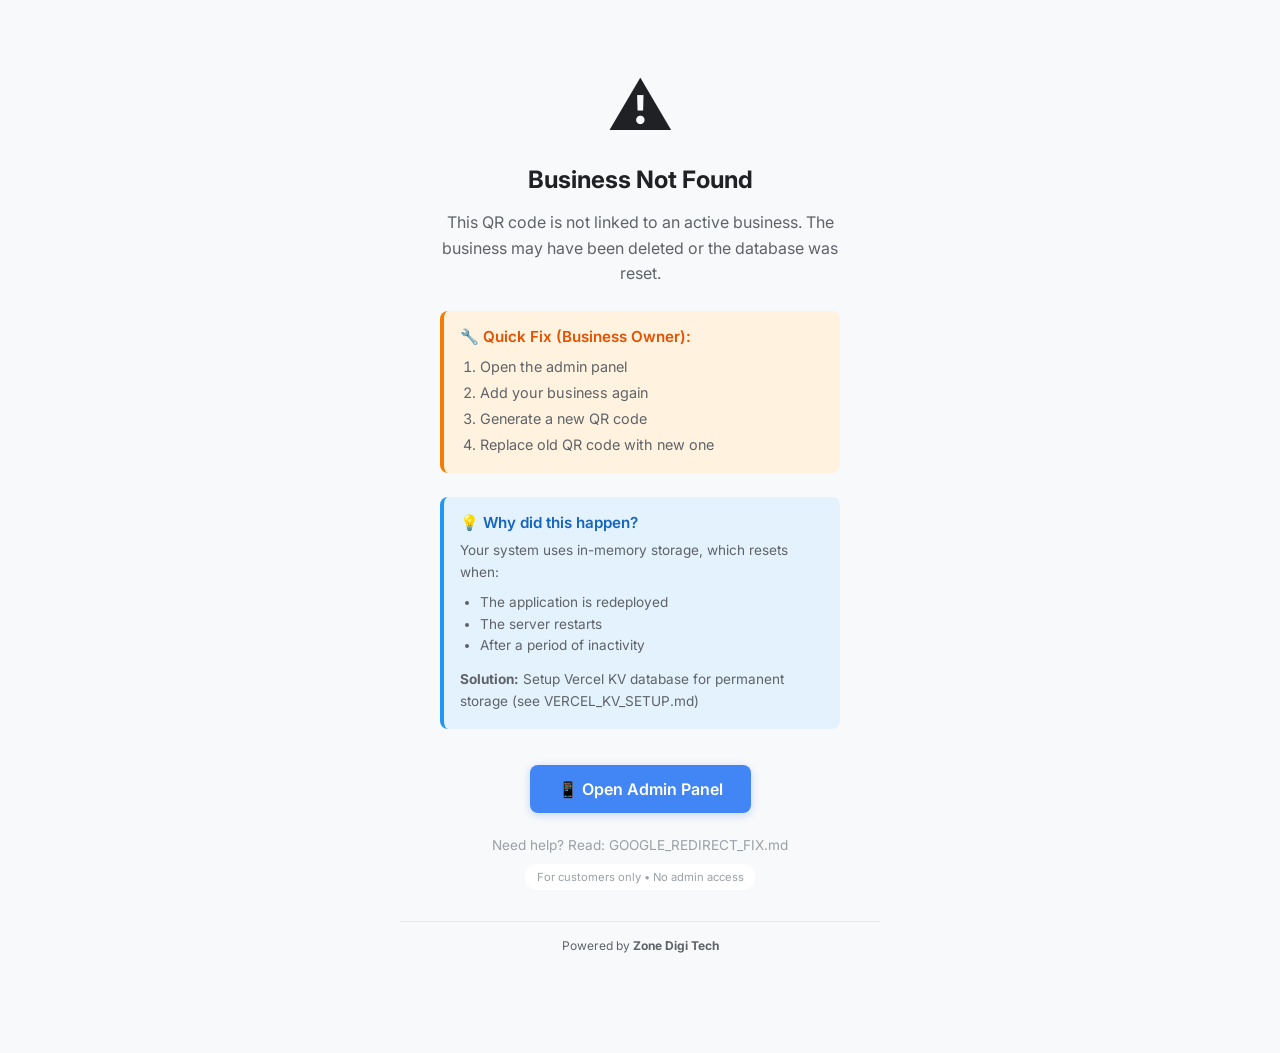
<file: index.html>
<!DOCTYPE html>
<html lang="en">
<head>
  <meta charset="UTF-8">
  <meta name="viewport" content="width=device-width, initial-scale=1.0">
  <title>Business Review QR System</title>
  <meta http-equiv="refresh" content="0;url=/customer-review.html">
  <style>
    body {
      margin: 0;
      padding: 0;
      font-family: system-ui, -apple-system, sans-serif;
      display: flex;
      align-items: center;
      justify-content: center;
      min-height: 100vh;
      background: linear-gradient(135deg, #667eea 0%, #764ba2 100%);
      color: white;
    }
    .loader {
      text-align: center;
    }
    .spinner {
      border: 4px solid rgba(255,255,255,0.3);
      border-radius: 50%;
      border-top: 4px solid white;
      width: 40px;
      height: 40px;
      animation: spin 1s linear infinite;
      margin: 0 auto 20px;
    }
    @keyframes spin {
      0% { transform: rotate(0deg); }
      100% { transform: rotate(360deg); }
    }
  </style>
</head>
<body>
  <div class="loader">
    <div class="spinner"></div>
    <p>Loading Business Review System...</p>
  </div>
  <script>
    // Fallback redirect if meta refresh doesn't work
    setTimeout(() => {
      window.location.href = '/customer-review.html';
    }, 100);
  </script>
</body>
</html>
</file>
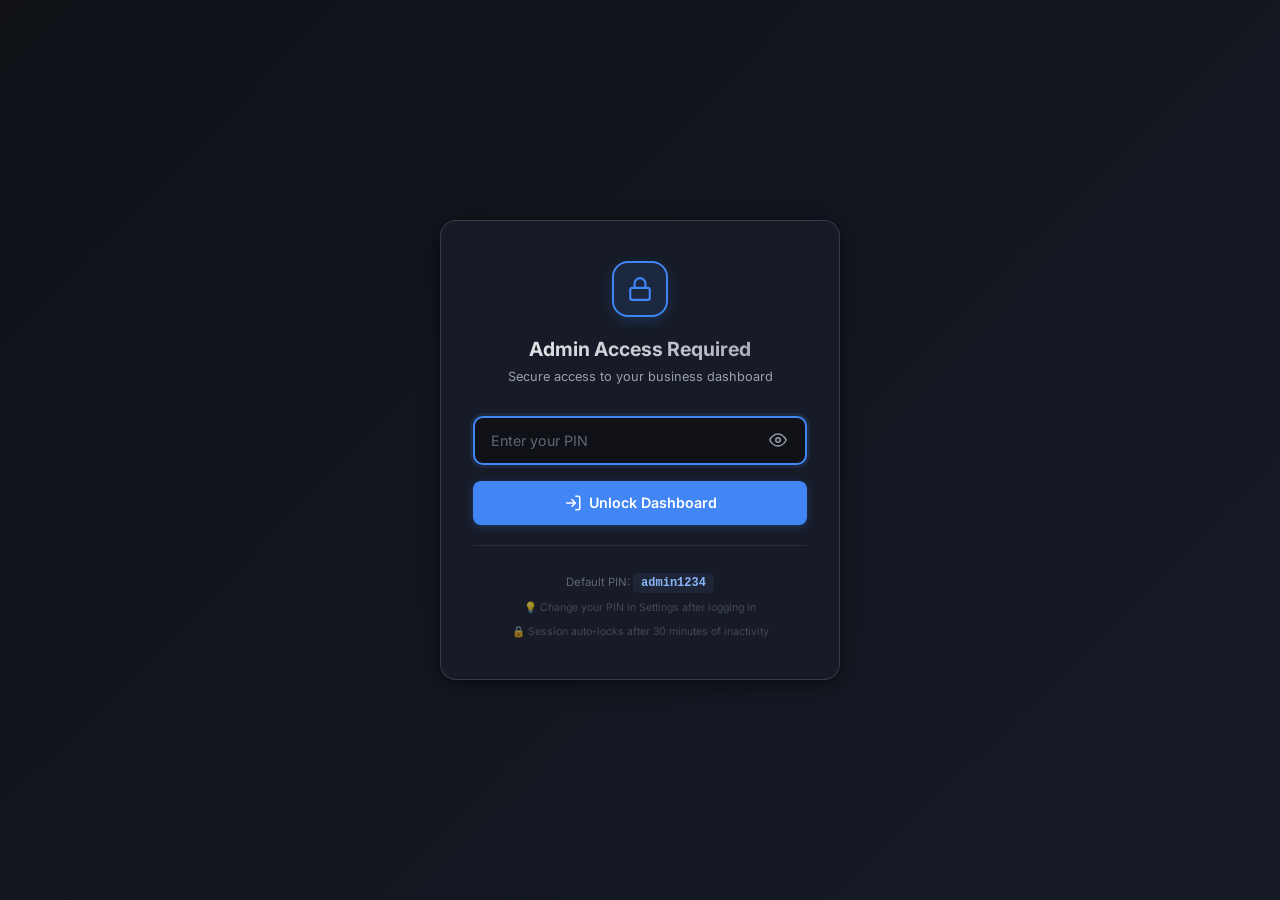
<file: admin.html>
<!DOCTYPE html>
<html lang="en">
<head>
  <meta charset="UTF-8"/>
  <meta name="viewport" content="width=device-width, initial-scale=1.0"/>
  <title>Zone Digi Tech — Admin</title>
  <meta name="description" content="Zone Digi Tech Admin Panel — Manage your business reviews, QR codes, and customer feedback."/>
  <meta name="robots" content="noindex, nofollow"/>
  <link rel="icon" href="assets/logo.png"/>
  <link rel="preconnect" href="https://fonts.googleapis.com"/>
  <link href="https://fonts.googleapis.com/css2?family=Inter:wght@400;500;600;700;800&display=swap" rel="stylesheet"/>
  <link rel="stylesheet" href="assets/css/admin.css"/>
</head>
<body>

<!-- ── LOCK SCREEN ──────────────────────────────────────── -->
<div id="lock-screen">
  <div class="lock-card">
    <div class="lock-logo">
      <svg viewBox="0 0 24 24" width="26" height="26" fill="none" stroke="currentColor" stroke-width="2">
        <rect x="3" y="11" width="18" height="11" rx="2"/><path d="M7 11V7a5 5 0 0110 0v4"/>
      </svg>
    </div>
    <h2 class="lock-title">Admin Access Required</h2>
    <p class="lock-sub">Secure access to your business dashboard</p>

    <div class="lock-field">
      <input type="password" id="pin-input" placeholder="Enter your PIN" maxlength="20"
             autocomplete="current-password" spellcheck="false" autofocus/>
      <button class="toggle-pw" id="toggle-pin" type="button" aria-label="Show PIN" tabindex="-1">
        <svg viewBox="0 0 24 24" width="18" height="18" fill="none" stroke="currentColor" stroke-width="2">
          <path d="M1 12s4-8 11-8 11 8 11 8-4 8-11 8-11-8-11-8z"/><circle cx="12" cy="12" r="3"/>
        </svg>
      </button>
    </div>
    <p id="pin-error" class="lock-err hidden">❌ Incorrect PIN. Please try again.</p>

    <button class="btn btn-primary btn-block btn-lg" id="btn-unlock">
      <svg viewBox="0 0 24 24" width="18" height="18" fill="none" stroke="currentColor" stroke-width="2">
        <path d="M15 3h4a2 2 0 0 1 2 2v14a2 2 0 0 1-2 2h-4"/><polyline points="10 17 15 12 10 7"/><line x1="15" y1="12" x2="3" y2="12"/>
      </svg>
      Unlock Dashboard
    </button>
    
    <div style="margin-top: 20px; padding-top: 20px; border-top: 1px solid var(--border);">
      <p class="lock-hint">
        Default PIN: <code>admin1234</code>
      </p>
      <p class="lock-hint" style="margin-top: 8px; font-size: 0.7rem; opacity: 0.6;">
        💡 Change your PIN in Settings after logging in
      </p>
      <p class="lock-hint" style="margin-top: 8px; font-size: 0.7rem; opacity: 0.6;">
        🔒 Session auto-locks after 30 minutes of inactivity
      </p>
    </div>
  </div>
</div>

<!-- ── MAIN APP (hidden until unlocked) ─────────────────── -->
<div id="admin-app" class="hidden">

  <!-- SIDEBAR OVERLAY (mobile) -->
  <div class="sidebar-overlay" id="sidebar-overlay" onclick="A.toggleSidebar()"></div>

  <!-- SIDEBAR -->
  <aside class="sidebar" id="sidebar">
    <div class="sidebar-top">
      <div class="sidebar-brand">
        <div class="brand-icon" style="overflow:hidden;padding:0;border:none;background:transparent;">
          <img src="assets/logo.png" alt="Zone Digi Tech" width="36" height="36"
               style="width:36px;height:36px;object-fit:contain;border-radius:8px;"
               onerror="this.style.display='none';this.nextElementSibling.style.display='flex'"/>
          <!-- SVG fallback if logo.png fails -->
          <div style="display:none;width:36px;height:36px;border-radius:8px;background:linear-gradient(135deg,#f4b800,#ff6b00);align-items:center;justify-content:center;font-weight:900;font-size:.85rem;color:#fff;letter-spacing:-.5px;">
            ZDT
          </div>
        </div>
        <div>
          <div class="brand-name">Zone Digi Tech</div>
          <div class="brand-label">Admin Panel</div>
        </div>
      </div>

      <button class="biz-switcher" id="sidebar-biz-switcher" onclick="A.nav('businesses')">
        <span class="biz-dot"></span>
        <span class="biz-switcher-name" id="sidebar-biz-name">Loading…</span>
        <svg class="biz-switcher-arrow" viewBox="0 0 24 24" width="14" height="14" fill="none" stroke="currentColor" stroke-width="2"><path d="M6 9l6 6 6-6"/></svg>
      </button>
    </div>

    <nav class="sidebar-nav">
      <div class="nav-section-label">Main</div>
      <button class="nav-item active" data-view="overview" onclick="A.nav('overview')">
        <svg viewBox="0 0 24 24" width="18" height="18" fill="none" stroke="currentColor" stroke-width="2"><rect x="3" y="3" width="7" height="7"/><rect x="14" y="3" width="7" height="7"/><rect x="14" y="14" width="7" height="7"/><rect x="3" y="14" width="7" height="7"/></svg>
        <span>Overview</span>
      </button>
      <button class="nav-item" data-view="businesses" onclick="A.nav('businesses')">
        <svg viewBox="0 0 24 24" width="18" height="18" fill="none" stroke="currentColor" stroke-width="2"><path d="M3 9l9-7 9 7v11a2 2 0 0 1-2 2H5a2 2 0 0 1-2-2z"/><polyline points="9 22 9 12 15 12 15 22"/></svg>
        <span>Businesses</span>
        <span class="nav-badge" id="nav-biz-count">0</span>
      </button>
      <button class="nav-item" data-view="qrcode" onclick="A.nav('qrcode')">
        <svg viewBox="0 0 24 24" width="18" height="18" fill="none" stroke="currentColor" stroke-width="2"><rect x="3" y="3" width="7" height="7"/><path d="M3 14h2v2H3zM5 16h2v2H5zM3 18h2v2H3z"/><rect x="14" y="3" width="7" height="7"/><path d="M14 14h2v2h-2zM16 16h2v2h-2zM14 18h2v2h-2zM18 14h2v2h-2zM18 18h2v2h-2zM16 14h2v2h-2z"/></svg>
        <span>QR Code</span>
      </button>

      <div class="nav-section-label" style="margin-top:8px">Setup</div>
      <button class="nav-item" data-view="settings" onclick="A.nav('settings')">
        <svg viewBox="0 0 24 24" width="18" height="18" fill="none" stroke="currentColor" stroke-width="2"><circle cx="12" cy="12" r="3"/><path d="M19.4 15a1.65 1.65 0 0 0 .33 1.82l.06.06a2 2 0 0 1 0 2.83 2 2 0 0 1-2.83 0l-.06-.06a1.65 1.65 0 0 0-1.82-.33 1.65 1.65 0 0 0-1 1.51V21a2 2 0 0 1-2 2 2 2 0 0 1-2-2v-.09A1.65 1.65 0 0 0 9 19.4a1.65 1.65 0 0 0-1.82.33l-.06.06a2 2 0 0 1-2.83 0 2 2 0 0 1 0-2.83l.06-.06A1.65 1.65 0 0 0 4.68 15a1.65 1.65 0 0 0-1.51-1H3a2 2 0 0 1-2-2 2 2 0 0 1 2-2h.09A1.65 1.65 0 0 0 4.6 9a1.65 1.65 0 0 0-.33-1.82l-.06-.06a2 2 0 0 1 0-2.83 2 2 0 0 1 2.83 0l.06.06A1.65 1.65 0 0 0 9 4.68a1.65 1.65 0 0 0 1-1.51V3a2 2 0 0 1 2-2 2 2 0 0 1 2 2v.09a1.65 1.65 0 0 0 1 1.51 1.65 1.65 0 0 0 1.82-.33l.06-.06a2 2 0 0 1 2.83 0 2 2 0 0 1 0 2.83l-.06.06A1.65 1.65 0 0 0 19.4 9a1.65 1.65 0 0 0 1.51 1H21a2 2 0 0 1 2 2 2 2 0 0 1-2 2h-.09a1.65 1.65 0 0 0-1.51 1z"/></svg>
        <span>Settings</span>
      </button>
      <button class="nav-item" data-view="guide" onclick="A.nav('guide')">
        <svg viewBox="0 0 24 24" width="18" height="18" fill="none" stroke="currentColor" stroke-width="2"><circle cx="12" cy="12" r="10"/><path d="M9.09 9a3 3 0 0 1 5.83 1c0 2-3 3-3 3"/><line x1="12" y1="17" x2="12.01" y2="17"/></svg>
        <span>Setup Guide</span>
      </button>
    </nav>

    <div class="sidebar-footer">
      <button class="logout-btn" onclick="A.lock()">
        <svg viewBox="0 0 24 24" width="16" height="16" fill="none" stroke="currentColor" stroke-width="2"><path d="M9 21H5a2 2 0 0 1-2-2V5a2 2 0 0 1 2-2h4"/><polyline points="16 17 21 12 16 7"/><line x1="21" y1="12" x2="9" y2="12"/></svg>
        Lock Panel
      </button>
    </div>
  </aside>

  <!-- MAIN CONTENT -->
  <div class="main">
    <header class="topbar">
      <button class="sidebar-toggle" onclick="A.toggleSidebar()" aria-label="Toggle menu">
        <svg viewBox="0 0 24 24" width="22" height="22" fill="none" stroke="currentColor" stroke-width="2"><line x1="3" y1="6" x2="21" y2="6"/><line x1="3" y1="12" x2="21" y2="12"/><line x1="3" y1="18" x2="21" y2="18"/></svg>
      </button>
      <span class="topbar-title" id="topbar-title">Overview</span>
      <div class="topbar-actions">
        <span class="badge badge-green" id="session-indicator" title="Session active - auto-locks after 30 minutes of inactivity">
          <span class="dot-live"></span> Live
        </span>
        <button class="btn btn-primary btn-sm" onclick="A.nav('businesses')">+ Add Business</button>
      </div>
    </header>

    <div class="page-content">

      <!-- ── OVERVIEW ───────────────────────────────────── -->
      <div id="view-overview" class="view active">
        <div class="page-header">
          <h1>Dashboard Overview</h1>
          <p>Live performance metrics for <strong id="ov-biz-name">your business</strong></p>
        </div>

        <div class="stats-grid">
          <div class="stat-card">
            <div class="stat-icon blue">
              <svg viewBox="0 0 24 24" width="22" height="22" fill="none" stroke="currentColor" stroke-width="2"><path d="M22 16.92v3a2 2 0 0 1-2.18 2 19.79 19.79 0 0 1-8.63-3.07A19.5 19.5 0 0 1 4.69 12 19.79 19.79 0 0 1 1.61 3.38 2 2 0 0 1 3.6 1h3a2 2 0 0 1 2 1.72c.127.96.361 1.903.7 2.81a2 2 0 0 1-.45 2.11L8.09 9.91a16 16 0 0 0 6 6l1.27-1.27a2 2 0 0 1 2.11-.45c.907.339 1.85.573 2.81.7A2 2 0 0 1 22 16.92z"/></svg>
            </div>
            <div><div class="stat-value" id="stat-scans">0</div><div class="stat-label">Total Scans</div></div>
          </div>
          <div class="stat-card">
            <div class="stat-icon gold">
              <svg viewBox="0 0 24 24" width="22" height="22" fill="currentColor"><path d="M12 2l3.09 6.26L22 9.27l-5 4.87 1.18 6.88L12 17.77l-6.18 3.25L7 14.14 2 9.27l6.91-1.01L12 2z"/></svg>
            </div>
            <div><div class="stat-value" id="stat-reviews">0</div><div class="stat-label">5★ Reviews</div></div>
          </div>
          <div class="stat-card">
            <div class="stat-icon green">
              <svg viewBox="0 0 24 24" width="22" height="22" fill="none" stroke="currentColor" stroke-width="2"><path d="M12 22s8-4 8-10V5l-8-3-8 3v7c0 6 8 10 8 10z"/></svg>
            </div>
            <div><div class="stat-value" id="stat-shielded">0</div><div class="stat-label">Protected</div></div>
          </div>
        </div>

        <div class="card mb-20">
          <div class="card-header">
            <div><h3>Review Link</h3><p>Share this URL or use it in your QR code</p></div>
            <button class="btn btn-ghost btn-sm" onclick="A.copyReviewLink()">Copy Link</button>
          </div>
          <div class="card-body">
            <div class="input-group">
              <input class="form-input mono" id="review-url-display" readonly/>
              <span class="input-suffix">Customer URL</span>
            </div>
            <div style="display:flex;gap:8px;margin-top:12px;flex-wrap:wrap">
              <button class="btn btn-ghost btn-sm" onclick="A.testReviewLink()">🧪 Test Review Flow</button>
              <button class="btn btn-ghost btn-sm" onclick="A.nav('qrcode')">📱 View QR Code</button>
            </div>
          </div>
        </div>

        <div class="card">
          <div class="card-header">
            <div><h3>How It Works</h3><p>Your review funnel at a glance</p></div>
          </div>
          <div class="card-body">
            <div class="grid-2col">
              <div class="alert alert-info">
                <div>
                  <strong>⭐⭐⭐⭐⭐ 4-5 Stars</strong>
                  <p style="margin-top:4px;font-size:.78rem">Customer selects highlights → AI writes review → Copied to clipboard → Opens Google</p>
                </div>
              </div>
              <div class="alert alert-danger">
                <div>
                  <strong>⭐⭐⭐ 1-3 Stars</strong>
                  <p style="margin-top:4px;font-size:.78rem">Private form shown → Sent to your WhatsApp & email → Never goes to Google</p>
                </div>
              </div>
            </div>
          </div>
        </div>
      </div>


      <!-- ── BUSINESSES ──────────────────────────────────── -->
      <div id="view-businesses" class="view">
        <div class="page-header flex justify-between items-center">
          <div><h1>Businesses</h1><p>Manage all your business profiles</p></div>
          <button class="btn btn-primary" onclick="A.showAddForm()">
            <svg viewBox="0 0 24 24" width="16" height="16" fill="none" stroke="currentColor" stroke-width="2"><line x1="12" y1="5" x2="12" y2="19"/><line x1="5" y1="12" x2="19" y2="12"/></svg>
            Add Business
          </button>
        </div>

        <div class="biz-layout">
          <!-- List -->
          <div class="card">
            <div class="card-header"><h3>All Businesses</h3></div>
            <div class="card-body">
              <div class="biz-list" id="biz-list"></div>
            </div>
          </div>

          <!-- Form -->
          <div class="card" id="biz-form-card">
            <div class="card-header">
              <div>
                <h3 id="form-card-title">Add New Business</h3>
                <p>Fill in your business details</p>
              </div>
              <button class="btn-icon" id="btn-delete-biz" onclick="A.deleteBusiness()" title="Delete this business" style="display:none">
                <svg viewBox="0 0 24 24" width="16" height="16" fill="none" stroke="currentColor" stroke-width="2"><polyline points="3 6 5 6 21 6"/><path d="M19 6l-1 14H6L5 6"/><path d="M10 11v6M14 11v6"/><path d="M9 6V4h6v2"/></svg>
              </button>
            </div>
            <div class="card-body">
              <form id="biz-form" novalidate>

                <div class="form-section">
                  <div class="form-section-title">Business Info</div>
                  <div class="form-row-2 mb-16">
                    <div class="form-group">
                      <label class="form-label">Business Name <span class="req">*</span></label>
                      <input type="text" id="f-name" class="form-input" required placeholder="e.g. The Artisan Café"/>
                    </div>
                    <div class="form-group">
                      <label class="form-label">Category <span class="req">*</span></label>
                      <select id="f-type" class="form-select">
                        <option value="restaurant">🍽️ Restaurant</option>
                        <option value="cafe">☕ Café / Bakery</option>
                        <option value="salon">✂️ Salon / Spa</option>
                        <option value="clinic">🩺 Clinic / Healthcare</option>
                        <option value="gym">🏋️ Gym / Fitness</option>
                        <option value="retail">🛍️ Retail / Boutique</option>
                        <option value="hotel">🏨 Hotel / Resort</option>
                        <option value="auto">🚗 Auto / Garage</option>
                        <option value="general">💼 General Business</option>
                      </select>
                    </div>
                  </div>
                </div>

                <div class="form-section">
                  <div class="form-section-title">Google Review Link</div>
                  <div class="form-group mb-16">
                    <label class="form-label">Google Review URL <span class="req">*</span></label>
                    <input type="url" id="f-google-url" class="form-input" required placeholder="https://g.page/r/XXXXXXXX/review"/>
                    <span class="form-hint">
                      Get this from <a href="https://business.google.com" target="_blank">business.google.com</a> → your listing → "Get more reviews" or "Ask for reviews"
                    </span>
                  </div>
                </div>

                <div class="form-section">
                  <div class="form-section-title">Negative Feedback Alerts</div>
                  <div class="form-row-2 mb-16">
                    <div class="form-group">
                      <label class="form-label">Manager WhatsApp</label>
                      <input type="tel" id="f-phone" class="form-input" placeholder="+919876543210"/>
                      <span class="form-hint">Include country code. Alerts sent here for 1-3 star ratings.</span>
                    </div>
                    <div class="form-group">
                      <label class="form-label">Manager Email</label>
                      <input type="email" id="f-email" class="form-input" placeholder="manager@business.com"/>
                    </div>
                  </div>
                </div>

                <div class="form-section">
                  <div class="form-section-title">AI Engine (Optional)</div>
                  <div class="form-group mb-16">
                    <label class="form-label">Gemini API Key</label>
                    <input type="password" id="f-apikey" class="form-input" placeholder="AIzaSy… (leave blank to use built-in AI)"/>
                    <span class="form-hint">
                      Free key from <a href="https://aistudio.google.com/app/apikey" target="_blank">aistudio.google.com</a>. Without a key the system uses a built-in smart AI — works perfectly.
                    </span>
                  </div>
                </div>

                <div id="form-error" class="alert alert-danger hidden mb-16">
                  <svg viewBox="0 0 24 24" width="18" height="18" fill="currentColor"><circle cx="12" cy="12" r="10"/><line x1="12" y1="8" x2="12" y2="12"/><line x1="12" y1="16" x2="12.01" y2="16"/></svg>
                  <span id="form-error-msg"></span>
                </div>

                <button type="submit" class="btn btn-success btn-block btn-lg" id="btn-save-biz">
                  <svg viewBox="0 0 24 24" width="18" height="18" fill="none" stroke="currentColor" stroke-width="2"><path d="M19 21H5a2 2 0 0 1-2-2V5a2 2 0 0 1 2-2h11l5 5v11a2 2 0 0 1-2 2z"/><polyline points="17 21 17 13 7 13 7 21"/><polyline points="7 3 7 8 15 8"/></svg>
                  Save Business
                </button>
              </form>
            </div>
          </div>
        </div>
      </div>

      <!-- ── QR CODE ─────────────────────────────────────── -->
      <div id="view-qrcode" class="view">
        <div class="page-header">
          <h1>QR Code</h1>
          <p>Download and print this for your counter or display</p>
        </div>

        <div class="qr-layout">
          <div class="card qr-card-box">
            <div class="card-header"><h3>Scannable QR Code</h3></div>
            <div class="card-body">
              <div class="qr-box">
                <div id="qr-container"></div>
                <p class="qr-biz-label" id="qr-biz-label">Business Name</p>
                <p class="qr-url" id="qr-url-label"></p>
              </div>
            </div>
          </div>

          <div>
            <div class="card mb-16">
              <div class="card-header"><h3>Download & Share</h3></div>
              <div class="card-body">
                <div class="qr-actions">
                  <button class="btn btn-primary" onclick="A.downloadQR()">
                    <svg viewBox="0 0 24 24" width="16" height="16" fill="none" stroke="currentColor" stroke-width="2"><path d="M21 15v4a2 2 0 0 1-2 2H5a2 2 0 0 1-2-2v-4"/><polyline points="7 10 12 15 17 10"/><line x1="12" y1="15" x2="12" y2="3"/></svg>
                    Download QR (PNG)
                  </button>
                  <button class="btn btn-ghost" onclick="A.copyReviewLink()">
                    <svg viewBox="0 0 24 24" width="16" height="16" fill="none" stroke="currentColor" stroke-width="2"><rect x="9" y="9" width="13" height="13" rx="2"/><path d="M5 15H4a2 2 0 0 1-2-2V4a2 2 0 0 1 2-2h9a2 2 0 0 1 2 2v1"/></svg>
                    Copy Review URL
                  </button>
                  <button class="btn btn-ghost" onclick="A.testReviewLink()">
                    <svg viewBox="0 0 24 24" width="16" height="16" fill="none" stroke="currentColor" stroke-width="2"><path d="M18 13v6a2 2 0 0 1-2 2H5a2 2 0 0 1-2-2V8a2 2 0 0 1 2-2h6"/><polyline points="15 3 21 3 21 9"/><line x1="10" y1="14" x2="21" y2="3"/></svg>
                    Test Review Flow
                  </button>
                </div>
              </div>
            </div>

            <div class="card">
              <div class="card-header"><h3>📏 Print Specifications</h3></div>
              <div class="card-body">
                <div class="grid-2col">
                  <div class="alert alert-info">
                    <div>
                      <strong>Minimum Size</strong>
                      <p style="margin-top:4px;font-size:.78rem">5 cm × 5 cm (2" × 2")<br>Test scan before printing</p>
                    </div>
                  </div>
                  <div class="alert alert-info">
                    <div>
                      <strong>Recommended</strong>
                      <p style="margin-top:4px;font-size:.78rem">8 cm × 8 cm (3" × 3")<br>300 DPI minimum</p>
                    </div>
                  </div>
                </div>
                <p class="text-sm muted mt-12">Display at checkout counter, dining table, or near the exit. Add text: <em>"Scan to share your experience"</em></p>
              </div>
            </div>
          </div>
        </div>
      </div>


      <!-- ── SETTINGS ────────────────────────────────────── -->
      <div id="view-settings" class="view">
        <div class="page-header"><h1>Settings</h1><p>System preferences and security</p></div>

        <div class="grid-2col" style="align-items:start">
          <div class="card">
            <div class="card-header"><h3>🔒 Security & Session</h3></div>
            <div class="card-body">
              <div class="alert alert-info mb-16" style="font-size: 0.82rem;">
                <svg viewBox="0 0 24 24" width="16" height="16" fill="currentColor"><circle cx="12" cy="12" r="10"/><line x1="12" y1="8" x2="12" y2="12"/><line x1="12" y1="16" x2="12.01" y2="16"/></svg>
                <span>Your session auto-locks after <strong>30 minutes</strong> of inactivity. Page refreshes won't log you out if you're still active.</span>
              </div>
              <div class="form-group mb-16">
                <label class="form-label">Current PIN</label>
                <input type="password" id="s-current-pin" class="form-input" placeholder="Enter current PIN" autocomplete="current-password"/>
              </div>
              <div class="form-group mb-16">
                <label class="form-label">New PIN (minimum 6 characters)</label>
                <input type="password" id="s-new-pin" class="form-input" placeholder="Enter new PIN" autocomplete="new-password"/>
              </div>
              <div class="form-group mb-16">
                <label class="form-label">Confirm New PIN</label>
                <input type="password" id="s-confirm-pin" class="form-input" placeholder="Repeat new PIN" autocomplete="new-password"/>
              </div>
              <div id="pin-change-status" class="hidden mb-16"></div>
              <button class="btn btn-primary btn-block" onclick="A.changePIN()">
                <svg viewBox="0 0 24 24" width="16" height="16" fill="none" stroke="currentColor" stroke-width="2"><path d="M12 22s8-4 8-10V5l-8-3-8 3v7c0 6 8 10 8 10z"/></svg>
                Update PIN
              </button>
            </div>
          </div>

          <div class="card">
            <div class="card-header"><h3>⚙️ Preferences</h3></div>
            <div class="card-body">
              <div class="form-group mb-16">
                <label class="form-label">Goodwill Voucher Code</label>
                <input type="text" id="s-voucher-code" class="form-input" placeholder="e.g. CARE15"/>
                <span class="form-hint">Shown to unhappy customers (1-3 stars) as an apology gesture</span>
              </div>
              <div class="form-group mb-16">
                <label class="form-label">Voucher Discount Text</label>
                <input type="text" id="s-voucher-text" class="form-input" placeholder="e.g. 15% off your next visit"/>
              </div>
              <button class="btn btn-success btn-block" onclick="A.savePrefs()">Save Preferences</button>
            </div>
          </div>
        </div>

        <div class="card mt-20">
          <div class="card-header"><h3>🗑️ Data Management</h3></div>
          <div class="card-body">
            <div style="display:flex;gap:12px;flex-wrap:wrap">
              <button class="btn btn-ghost" onclick="A.resetStats()">Reset All Stats</button>
              <button class="btn btn-danger" onclick="A.clearAllData()">Clear All Data</button>
            </div>
            <p class="text-sm muted mt-12">All data is stored locally in this browser. Clearing data removes all businesses and settings.</p>
          </div>
        </div>
      </div>

      <!-- ── GUIDE ──────────────────────────────────────── -->
      <div id="view-guide" class="view">
        <div class="page-header"><h1>Setup Guide</h1><p>Step-by-step instructions to go live</p></div>

        <div class="guide-grid">
          <div class="guide-card">
            <div class="guide-card-num">01</div>
            <h4>Add Your Business</h4>
            <p>Go to the <strong>Businesses</strong> tab and click "Add Business". Fill in your business name, category, and Google Review URL.</p>
            <div class="guide-tip">💡 The Google Review URL is the most important field. Everything else is optional.</div>
          </div>

          <div class="guide-card">
            <div class="guide-card-num">02</div>
            <h4>Get Your Google Review URL</h4>
            <ol>
              <li>Go to <a href="https://business.google.com" target="_blank">business.google.com</a></li>
              <li>Sign in and click your business</li>
              <li>Click <strong>"Get more reviews"</strong> or <strong>"Ask for reviews"</strong></li>
              <li>Copy the URL (looks like <code>https://g.page/r/XXXXX/review</code>)</li>
            </ol>
            <div class="guide-tip">⚠️ If you don't see "Get more reviews", your business may not be verified yet.</div>
          </div>

          <div class="guide-card">
            <div class="guide-card-num">03</div>
            <h4>Download & Print QR Code</h4>
            <ol>
              <li>Go to the <strong>QR Code</strong> tab</li>
              <li>Click <strong>Download QR (PNG)</strong></li>
              <li>Print at minimum 5×5 cm size</li>
              <li>Scan with your phone to test before printing in bulk</li>
            </ol>
          </div>

          <div class="guide-card">
            <div class="guide-card-num">04</div>
            <h4>Add WhatsApp for Alerts</h4>
            <p>In your business settings, add your WhatsApp number (with country code, e.g. <code>+919876543210</code>).</p>
            <p style="margin-top:8px">When a customer gives 1-3 stars, you'll instantly receive a private message with their complaint — so you can resolve it before they leave.</p>
          </div>

          <div class="guide-card">
            <div class="guide-card-num">05</div>
            <h4>Deploy Online (Recommended)</h4>
            <p>For copy-to-clipboard to work on phones, the app must be on HTTPS:</p>
            <ol>
              <li>Go to <a href="https://app.netlify.com/drop" target="_blank">netlify.com/drop</a></li>
              <li>Drag this entire folder onto the page</li>
              <li>Get your free HTTPS URL instantly</li>
              <li>Update your QR code with the new URL</li>
            </ol>
          </div>

          <div class="guide-card">
            <div class="guide-card-num">06</div>
            <h4>Optional: AI Reviews</h4>
            <p>The system includes a built-in AI that works without any configuration. For even better reviews, add a free Gemini API key:</p>
            <ol>
              <li>Go to <a href="https://aistudio.google.com/app/apikey" target="_blank">aistudio.google.com</a></li>
              <li>Click <strong>"Create API key"</strong></li>
              <li>Paste the key into your business settings</li>
            </ol>
          </div>
        </div>
      </div>

    </div><!-- /page-content -->
  </div><!-- /main -->
</div><!-- /admin-app -->

<div class="toast-wrap" id="toast-wrap"></div>

<script src="assets/libs/qrcode.min.js"></script>
<script src="assets/js/api-config.js"></script>
<script src="assets/js/admin.js"></script>
</body>
</html>
</file>
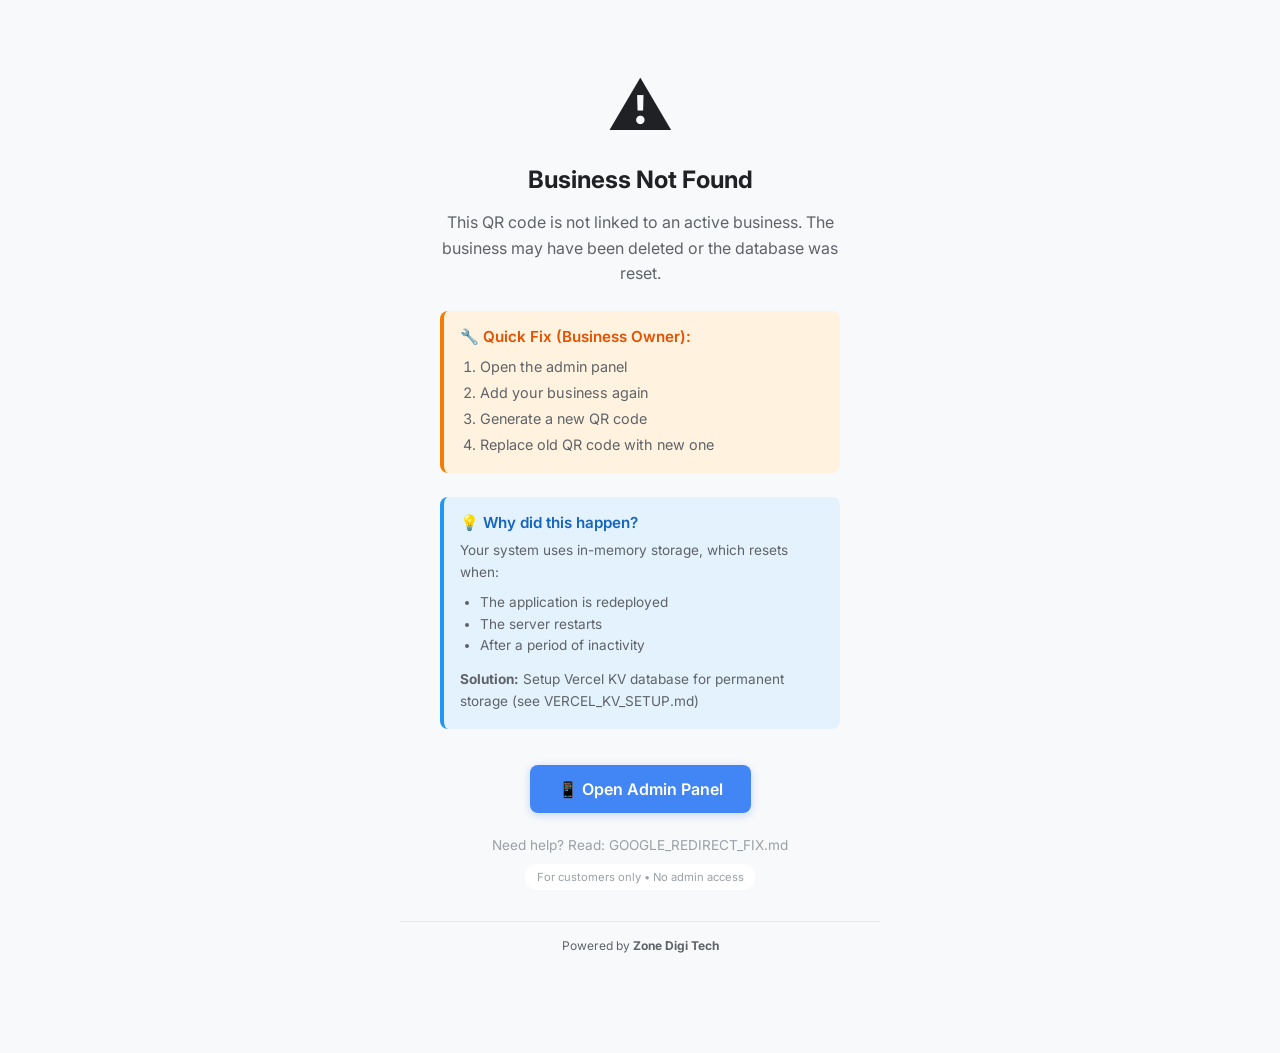
<file: customer-review.html>
<!DOCTYPE html>
<html lang="en">
<head>
  <meta charset="UTF-8"/>
  <meta name="viewport" content="width=device-width, initial-scale=1.0, maximum-scale=1.0, user-scalable=no"/>
  <title id="page-title">Share Your Experience</title>
  <meta name="robots" content="noindex"/>
  
  <!-- Preconnect to critical domains -->
  <link rel="preconnect" href="https://fonts.googleapis.com"/>
  <link rel="preconnect" href="https://fonts.gstatic.com" crossorigin/>
  <link rel="dns-prefetch" href="https://business-review-qr-code.vercel.app"/>
  
  <!-- Preload critical resources -->
  <link rel="preload" href="assets/css/review.css" as="style"/>
  <link rel="preload" href="assets/js/api-config.js" as="script"/>
  <link rel="preload" href="assets/js/review.js" as="script"/>
  
  <link href="https://fonts.googleapis.com/css2?family=Inter:wght@400;500;600;700;800&display=swap" rel="stylesheet"/>
  <link rel="stylesheet" href="assets/css/review.css"/>
  <style>
    /* IMPORTANT: Hide any admin elements if they accidentally appear */
    .admin-toggle,
    .admin-button,
    .admin-panel,
    [data-admin],
    #admin-btn,
    #admin-toggle,
    .setup-link,
    .config-btn {
      display: none !important;
      visibility: hidden !important;
      opacity: 0 !important;
      pointer-events: none !important;
    }
    
    /* Customer-only styles */
    body {
      background: #F8F9FA;
    }
    
    .customer-only-badge {
      position: fixed;
      bottom: 10px;
      left: 50%;
      transform: translateX(-50%);
      font-size: 0.7rem;
      color: #9AA0A6;
      padding: 6px 12px;
      background: rgba(255,255,255,0.9);
      border-radius: 20px;
      z-index: 1000;
      pointer-events: none;
    }
  </style>
</head>
<body class="customer-view-only">

<div class="page">

  <!-- ── SETUP NEEDED (shown when no valid business ID in URL) ── -->
  <div id="view-setup" class="step" style="display:none;">
    <!-- JavaScript will populate this dynamically with proper error message -->
  </div><!-- ── STEP 1: STAR RATING ───────────────────────────────── -->
  <div id="view-rate" class="step" aria-label="Rate your experience">
    <div class="topbar">
      <div class="topbar-badge" aria-label="Google Reviews">
        <svg viewBox="0 0 24 24" width="16" height="16" aria-hidden="true">
          <path d="M22.56 12.25c0-.78-.07-1.53-.2-2.25H12v4.26h5.92c-.26 1.37-1.04 2.53-2.21 3.31v2.77h3.57c2.08-1.92 3.28-4.74 3.28-8.09z" fill="#4285F4"/>
          <path d="M12 23c2.97 0 5.46-.98 7.28-2.66l-3.57-2.77c-.98.66-2.23 1.06-3.71 1.06-2.86 0-5.29-1.93-6.16-4.53H2.18v2.84C3.99 20.53 7.7 23 12 23z" fill="#34A853"/>
          <path d="M5.84 14.09c-.22-.66-.35-1.36-.35-2.09s.13-1.43.35-2.09V7.07H2.18C1.43 8.55 1 10.22 1 12s.43 3.45 1.18 4.93l3.66-2.84z" fill="#FBBC05"/>
          <path d="M12 5.38c1.62 0 3.06.56 4.21 1.64l3.15-3.15C17.45 2.09 14.97 1 12 1 7.7 1 3.99 3.47 2.18 7.07l3.66 2.84c.87-2.6 3.3-4.53 6.16-4.53z" fill="#EA4335"/>
        </svg>
        Google Reviews
      </div>
      <span class="topbar-title"></span>
      <span class="topbar-badge">1 / 3</span>
    </div>
    <div class="progress-bar"><div class="progress-fill" style="width:33%"></div></div>

    <div style="padding:28px 20px">
      <div class="biz-hero">
        <div class="biz-avatar" id="r-avatar">✨</div>
        <h1 class="biz-name">How was your visit to<br><span id="r-biz-name">…</span>?</h1>
        <p class="biz-category" id="r-category"></p>
      </div>

      <div class="rating-card">
        <p class="rating-card-label">Tap a star to rate your experience</p>
        <div class="stars-row" id="stars-row" role="group" aria-label="Star rating">
          <button class="star-btn" data-v="1" aria-label="1 star – Terrible" type="button">
            <svg viewBox="0 0 24 24"><path d="M12 2l3.09 6.26L22 9.27l-5 4.87 1.18 6.88L12 17.77l-6.18 3.25L7 14.14 2 9.27l6.91-1.01L12 2z"/></svg>
          </button>
          <button class="star-btn" data-v="2" aria-label="2 stars – Poor" type="button">
            <svg viewBox="0 0 24 24"><path d="M12 2l3.09 6.26L22 9.27l-5 4.87 1.18 6.88L12 17.77l-6.18 3.25L7 14.14 2 9.27l6.91-1.01L12 2z"/></svg>
          </button>
          <button class="star-btn" data-v="3" aria-label="3 stars – Average" type="button">
            <svg viewBox="0 0 24 24"><path d="M12 2l3.09 6.26L22 9.27l-5 4.87 1.18 6.88L12 17.77l-6.18 3.25L7 14.14 2 9.27l6.91-1.01L12 2z"/></svg>
          </button>
          <button class="star-btn" data-v="4" aria-label="4 stars – Good" type="button">
            <svg viewBox="0 0 24 24"><path d="M12 2l3.09 6.26L22 9.27l-5 4.87 1.18 6.88L12 17.77l-6.18 3.25L7 14.14 2 9.27l6.91-1.01L12 2z"/></svg>
          </button>
          <button class="star-btn" data-v="5" aria-label="5 stars – Excellent" type="button">
            <svg viewBox="0 0 24 24"><path d="M12 2l3.09 6.26L22 9.27l-5 4.87 1.18 6.88L12 17.77l-6.18 3.25L7 14.14 2 9.27l6.91-1.01L12 2z"/></svg>
          </button>
        </div>
        <div class="rating-label" id="rating-label" aria-live="polite"></div>
      </div>

      <div class="feature-strip">
        <div class="feature-chip">⚡ 30-second review</div>
        <div class="feature-chip">✨ AI-assisted</div>
        <div class="feature-chip">🔒 Protected</div>
      </div>
    </div>
  </div>

  <!-- ── STEP 2: AI REVIEW BUILDER ─────────────────────────── -->
  <div id="view-build" class="step" aria-label="Build your review">
    <div class="topbar">
      <button class="topbar-back" onclick="R.goTo('view-rate')" aria-label="Go back">
        <svg viewBox="0 0 24 24" width="20" height="20" fill="none" stroke="currentColor" stroke-width="2.5"><path d="M19 12H5M12 19l-7-7 7-7"/></svg>
      </button>
      <span class="topbar-title">Build Your Review</span>
      <span class="topbar-badge" id="step2-rating-badge"></span>
    </div>
    <div class="progress-bar"><div class="progress-fill" style="width:66%"></div></div>

    <div style="padding:24px 20px">
      <h2 class="section-heading">What did you enjoy most?</h2>
      <p class="section-sub">Select highlights — AI will craft your personalised review</p>

      <div class="chips-wrap" id="chips-wrap" role="group" aria-label="Select highlights"></div>

      <div class="add-custom-row">
        <input type="text" id="custom-kw" placeholder="Add your own highlight…" maxlength="50" aria-label="Custom highlight"/>
        <button class="btn-add-kw" onclick="R.addCustomChip()" type="button">+ Add</button>
      </div>

      <div class="options-row">
        <div class="select-group">
          <label for="sel-tone">✍️ Tone</label>
          <select id="sel-tone">
            <option value="enthusiastic">🌟 Enthusiastic</option>
            <option value="natural">⚡ Natural & Punchy</option>
            <option value="crisp">🎯 Short & Crisp</option>
            <option value="professional">👔 Professional</option>
          </select>
        </div>
        <div class="select-group">
          <label for="sel-lang">🌐 Language</label>
          <select id="sel-lang">
            <option value="english">English</option>
            <option value="hinglish">Hinglish</option>
            <option value="spanish">Spanish</option>
            <option value="french">French</option>
          </select>
        </div>
      </div>

      <div id="ai-loader" class="ai-loader hidden">
        <div class="loader-rings"><span></span><span></span><span></span></div>
        <p class="loader-text">AI is crafting your review…</p>
      </div>

      <div id="review-card" class="review-card hidden">
        <div class="review-card-header">
          <span class="review-card-title">
            <svg viewBox="0 0 24 24" width="14" height="14" fill="currentColor"><path d="M22.56 12.25c0-.78-.07-1.53-.2-2.25H12v4.26h5.92c-.26 1.37-1.04 2.53-2.21 3.31v2.77h3.57c2.08-1.92 3.28-4.74 3.28-8.09z" fill="#4285F4"/><path d="M12 23c2.97 0 5.46-.98 7.28-2.66l-3.57-2.77c-.98.66-2.23 1.06-3.71 1.06-2.86 0-5.29-1.93-6.16-4.53H2.18v2.84C3.99 20.53 7.7 23 12 23z" fill="#34A853"/><path d="M5.84 14.09c-.22-.66-.35-1.36-.35-2.09s.13-1.43.35-2.09V7.07H2.18C1.43 8.55 1 10.22 1 12s.43 3.45 1.18 4.93l3.66-2.84z" fill="#FBBC05"/><path d="M12 5.38c1.62 0 3.06.56 4.21 1.64l3.15-3.15C17.45 2.09 14.97 1 12 1 7.7 1 3.99 3.47 2.18 7.07l3.66 2.84c.87-2.6 3.3-4.53 6.16-4.53z" fill="#EA4335"/></svg>
            Your Google Review
          </span>
          <button class="btn-regen" id="btn-regen" type="button">
            <svg viewBox="0 0 24 24" width="13" height="13" fill="none" stroke="currentColor" stroke-width="2"><path d="M23 4v6h-6M1 20v-6h6M3.51 9a9 9 0 0114.85-3.36L23 10M1 14l4.64 4.36A9 9 0 0020.49 15"/></svg>
            Regenerate
          </button>
        </div>
        <textarea id="review-text" class="review-textarea" rows="5" aria-label="Edit review text"></textarea>
        <p class="edit-hint">✏️ Feel free to edit before posting</p>
      </div>

      <button id="btn-generate" class="btn-primary" disabled type="button">
        <svg viewBox="0 0 24 24" width="18" height="18" fill="currentColor"><path d="M13 10V3L4 14h7v7l9-11h-7z"/></svg>
        Generate Review with AI
      </button>
      <button id="btn-to-post" class="btn-primary hidden" type="button" style="background:#34A853">
        Continue to Post
        <svg viewBox="0 0 24 24" width="18" height="18" fill="none" stroke="currentColor" stroke-width="2.5"><path d="M5 12h14M12 5l7 7-7 7"/></svg>
      </button>
    </div>
  </div>

  <!-- ── STEP 3: COPY & POST ────────────────────────────────── -->
  <div id="view-post" class="step" aria-label="Post your review">
    <div class="topbar">
      <button class="topbar-back" onclick="R.goTo('view-build')" aria-label="Go back">
        <svg viewBox="0 0 24 24" width="20" height="20" fill="none" stroke="currentColor" stroke-width="2.5"><path d="M19 12H5M12 19l-7-7 7-7"/></svg>
      </button>
      <span class="topbar-title">Ready to Post</span>
      <span class="topbar-badge">✓</span>
    </div>
    <div class="progress-bar"><div class="progress-fill" style="width:100%"></div></div>

    <div style="padding:24px 20px; max-width: 440px; margin: 0 auto;">
      
      <!-- Success Icon -->
      <div style="text-align: center; margin-bottom: 24px;">
        <div style="width: 80px; height: 80px; margin: 0 auto 16px; background: linear-gradient(135deg, #34A853 0%, #0F9D58 100%); border-radius: 50%; display: flex; align-items: center; justify-content: center; box-shadow: 0 8px 24px rgba(52, 168, 83, 0.3);">
          <svg viewBox="0 0 24 24" width="40" height="40" fill="none" stroke="white" stroke-width="3" stroke-linecap="round" stroke-linejoin="round">
            <polyline points="20 6 9 17 4 12"></polyline>
          </svg>
        </div>
        <h2 style="font-size: 1.5rem; font-weight: 700; color: #202124; margin-bottom: 8px;">Your Review is Ready! 🎉</h2>
        <p style="font-size: 0.95rem; color: #5F6368; line-height: 1.5;">Just one tap to share your experience on Google</p>
      </div>

      <!-- Review Preview Card -->
      <div class="review-preview-card">
        <div class="preview-card-header">
          <div style="display: flex; align-items: center; gap: 8px;">
            <svg viewBox="0 0 24 24" width="20" height="20">
              <path d="M22.56 12.25c0-.78-.07-1.53-.2-2.25H12v4.26h5.92c-.26 1.37-1.04 2.53-2.21 3.31v2.77h3.57c2.08-1.92 3.28-4.74 3.28-8.09z" fill="#4285F4"/>
              <path d="M12 23c2.97 0 5.46-.98 7.28-2.66l-3.57-2.77c-.98.66-2.23 1.06-3.71 1.06-2.86 0-5.29-1.93-6.16-4.53H2.18v2.84C3.99 20.53 7.7 23 12 23z" fill="#34A853"/>
              <path d="M5.84 14.09c-.22-.66-.35-1.36-.35-2.09s.13-1.43.35-2.09V7.07H2.18C1.43 8.55 1 10.22 1 12s.43 3.45 1.18 4.93l3.66-2.84z" fill="#FBBC05"/>
              <path d="M12 5.38c1.62 0 3.06.56 4.21 1.64l3.15-3.15C17.45 2.09 14.97 1 12 1 7.7 1 3.99 3.47 2.18 7.07l3.66 2.84c.87-2.6 3.3-4.53 6.16-4.53z" fill="#EA4335"/>
            </svg>
            <span style="font-weight: 600; font-size: 0.9rem; color: #202124;">Your Google Review</span>
          </div>
          <div style="display: flex; gap: 4px;">
            <span style="color: #FBBC05; font-size: 1.1rem;">★</span>
            <span style="color: #FBBC05; font-size: 1.1rem;">★</span>
            <span style="color: #FBBC05; font-size: 1.1rem;">★</span>
            <span style="color: #FBBC05; font-size: 1.1rem;">★</span>
            <span style="color: #FBBC05; font-size: 1.1rem;">★</span>
          </div>
        </div>
        <p id="preview-text" class="preview-text"></p>
      </div>

      <!-- Visual Step-by-Step Instructions -->
      <div class="instructions-visual">
        <div class="instruction-item">
          <div class="instruction-num">1</div>
          <div class="instruction-text">
            <strong>Tap button below</strong>
            <span>Copies + opens Google</span>
          </div>
        </div>
        <div class="instruction-arrow">→</div>
        <div class="instruction-item">
          <div class="instruction-num">2</div>
          <div class="instruction-text">
            <strong>Long-press text box</strong>
            <span>On Google page</span>
          </div>
        </div>
        <div class="instruction-arrow">→</div>
        <div class="instruction-item">
          <div class="instruction-num">3</div>
          <div class="instruction-text">
            <strong>Paste & Post</strong>
            <span>Done! 🎉</span>
          </div>
        </div>
      </div>

      <!-- Main CTA Button -->
      <button id="btn-google" class="btn-google-mega" type="button">
        <div class="btn-mega-content">
          <div class="btn-mega-icon">
            <svg viewBox="0 0 24 24" width="32" height="32">
              <path d="M22.56 12.25c0-.78-.07-1.53-.2-2.25H12v4.26h5.92c-.26 1.37-1.04 2.53-2.21 3.31v2.77h3.57c2.08-1.92 3.28-4.74 3.28-8.09z" fill="#4285F4"/>
              <path d="M12 23c2.97 0 5.46-.98 7.28-2.66l-3.57-2.77c-.98.66-2.23 1.06-3.71 1.06-2.86 0-5.29-1.93-6.16-4.53H2.18v2.84C3.99 20.53 7.7 23 12 23z" fill="#34A853"/>
              <path d="M5.84 14.09c-.22-.66-.35-1.36-.35-2.09s.13-1.43.35-2.09V7.07H2.18C1.43 8.55 1 10.22 1 12s.43 3.45 1.18 4.93l3.66-2.84z" fill="#FBBC05"/>
              <path d="M12 5.38c1.62 0 3.06.56 4.21 1.64l3.15-3.15C17.45 2.09 14.97 1 12 1 7.7 1 3.99 3.47 2.18 7.07l3.66 2.84c.87-2.6 3.3-4.53 6.16-4.53z" fill="#EA4335"/>
            </svg>
          </div>
          <div class="btn-mega-text">
            <div class="btn-mega-title">Copy & Open Google Reviews</div>
            <div class="btn-mega-sub">Tap to copy and open in one click</div>
          </div>
          <svg viewBox="0 0 24 24" width="24" height="24" fill="white" stroke="white" stroke-width="3" class="btn-mega-arrow">
            <path d="M5 12h14M12 5l7 7-7 7"/>
          </svg>
        </div>
      </button>

      <!-- Business Name Badge -->
      <div class="posting-to-badge">
        <svg viewBox="0 0 24 24" width="16" height="16" fill="currentColor">
          <path d="M12 2C8.13 2 5 5.13 5 9c0 5.25 7 13 7 13s7-7.75 7-13c0-3.87-3.13-7-7-7zm0 9.5c-1.38 0-2.5-1.12-2.5-2.5s1.12-2.5 2.5-2.5 2.5 1.12 2.5 2.5-1.12 2.5-2.5 2.5z"/>
        </svg>
        Posting to <strong id="post-biz-name"></strong>
      </div>
    </div>
  </div>

  <!-- ── FEEDBACK SHIELD (1-3 stars) ───────────────────────── -->
  <div id="view-feedback" class="step" aria-label="Private feedback">
    <div class="topbar">
      <button class="topbar-back" onclick="R.goTo('view-rate')" aria-label="Go back">
        <svg viewBox="0 0 24 24" width="20" height="20" fill="none" stroke="currentColor" stroke-width="2.5"><path d="M19 12H5M12 19l-7-7 7-7"/></svg>
      </button>
      <span class="topbar-title">Private Feedback</span>
      <span class="topbar-badge" style="background:#fce8e6;color:#c5221f">🔒 Confidential</span>
    </div>

    <div style="padding:24px 20px">
      <div class="shield-hero">
        <div class="shield-icon-wrap">
          <svg viewBox="0 0 24 24" width="30" height="30" fill="none" stroke="currentColor" stroke-width="2"><path d="M12 22s8-4 8-10V5l-8-3-8 3v7c0 6 8 10 8 10z"/></svg>
        </div>
        <h2 class="shield-title">We want to make this right</h2>
        <p class="shield-sub">Your message goes <strong>directly to management</strong>, never to Google</p>
      </div>

      <div class="issue-tags-wrap" id="issue-tags" role="group" aria-label="What went wrong">
        <button class="issue-tag" data-issue="Wait Time">⏳ Wait Time</button>
        <button class="issue-tag" data-issue="Service">👤 Service</button>
        <button class="issue-tag" data-issue="Quality">📦 Quality</button>
        <button class="issue-tag" data-issue="Cleanliness">🧹 Cleanliness</button>
        <button class="issue-tag" data-issue="Billing">💰 Billing</button>
        <button class="issue-tag" data-issue="Other">💬 Other</button>
      </div>

      <form id="fb-form" class="fb-form" novalidate>
        <div class="form-field">
          <label for="fb-msg">What happened? <span class="req">*</span></label>
          <textarea id="fb-msg" rows="4" placeholder="Please share details so we can fix this immediately…" required></textarea>
          <p id="fb-err" class="err-msg hidden">Please describe what happened.</p>
        </div>
        <div class="form-row">
          <div class="form-field">
            <label for="fb-name">Your Name</label>
            <input type="text" id="fb-name" placeholder="Optional"/>
          </div>
          <div class="form-field">
            <label for="fb-contact">Contact</label>
            <input type="text" id="fb-contact" placeholder="Phone or email"/>
          </div>
        </div>

        <button type="button" class="btn-whatsapp" id="btn-wa">
          <svg viewBox="0 0 24 24" width="20" height="20" fill="currentColor"><path d="M17.472 14.382c-.301-.15-1.78-.877-2.056-.977-.275-.1-.476-.15-.677.15-.2.301-.777.977-.953 1.178-.175.2-.351.226-.652.075s-1.272-.468-2.424-1.494c-.896-.799-1.502-1.786-1.678-2.087-.175-.301-.019-.464.132-.614.135-.135.301-.351.451-.527.151-.176.201-.301.301-.502.1-.2.05-.376-.025-.526-.075-.15-.677-1.632-.927-2.234-.244-.587-.492-.507-.677-.516l-.577-.01c-.2 0-.526.075-.802.376-.276.301-1.053 1.028-1.053 2.507 0 1.479 1.078 2.908 1.228 3.109.15.2 2.122 3.24 5.141 4.544.718.31 1.278.496 1.716.635.722.23 1.38.197 1.9.12.58-.086 1.78-.727 2.03-1.43.25-.702.25-1.304.175-1.43-.075-.125-.276-.2-.577-.35zM12.04 2C6.51 2 2.02 6.49 2.02 12.02c0 1.99.58 3.84 1.59 5.4L2 22.5l5.24-1.57c1.5 1 3.29 1.58 5.2 1.58 5.53 0 10.02-4.49 10.02-10.02C22.46 6.49 17.57 2 12.04 2z"/></svg>
          Alert Manager via WhatsApp
        </button>
        <button type="submit" class="btn-outline">
          <svg viewBox="0 0 24 24" width="18" height="18" fill="none" stroke="currentColor" stroke-width="2"><path d="M4 4h16c1.1 0 2 .9 2 2v12c0 1.1-.9 2-2 2H4c-1.1 0-2-.9-2-2V6c0-1.1.9-2 2-2z"/><polyline points="22,6 12,13 2,6"/></svg>
          Send via Email
        </button>
      </form>

      <div class="privacy-badge">
        <svg viewBox="0 0 24 24" width="20" height="20" fill="currentColor"><path d="M12 1L3 5v6c0 5.55 3.84 10.74 9 12 5.16-1.26 9-6.45 9-12V5l-9-4z"/></svg>
        <div>
          <strong>Zero Public Impact</strong>
          <p>This message is 100% private. Nothing is posted publicly.</p>
        </div>
      </div>
    </div>
  </div>

  <!-- ── DONE SCREEN ────────────────────────────────────────── -->
  <div id="view-done" class="step">
    <div class="done-wrap">
      <div class="done-pulse" id="done-icon">🎉</div>
      <h2 class="done-title" id="done-title">Thank you!</h2>
      <p class="done-msg" id="done-msg">Your review supports our team and helps us grow.</p>
      <div class="voucher-card" id="voucher-card" style="display:none">
        <div class="voucher-label">Manager's Goodwill Gift</div>
        <div class="voucher-code">CODE: <strong id="voucher-code">CARE15</strong></div>
        <p class="voucher-note">15% off your next visit. Show this screen at checkout.</p>
      </div>
      <button class="btn-outline" id="btn-done" style="max-width:200px">Done</button>
    </div>
  </div>

  <footer class="review-footer" id="r-footer">
    Powered by <strong>Zone Digi Tech</strong>
  </footer>
</div>

<div class="copy-toast" id="copy-toast">✅ Copied to clipboard!</div>

<!-- Customer-only badge (optional) -->
<div class="customer-only-badge">For customers only • No admin access</div>

<script src="assets/libs/qrcode.min.js"></script>
<script src="assets/libs/confetti.min.js"></script>
<script src="assets/js/api-config.js"></script>
<script src="assets/js/review.js"></script>
<script>
  // Extra security: Block any admin access attempts
  document.addEventListener('DOMContentLoaded', () => {
    // Remove any admin elements that might have loaded
    document.querySelectorAll('.admin-toggle, .admin-button, .admin-panel, [data-admin]').forEach(el => {
      el.remove();
    });
    
    // Block keyboard shortcuts for admin
    document.addEventListener('keydown', (e) => {
      if ((e.ctrlKey || e.metaKey) && e.shiftKey && e.key === 'A') {
        e.preventDefault();
        return false;
      }
    });
  });
</script>
</body>
</html>
</file>
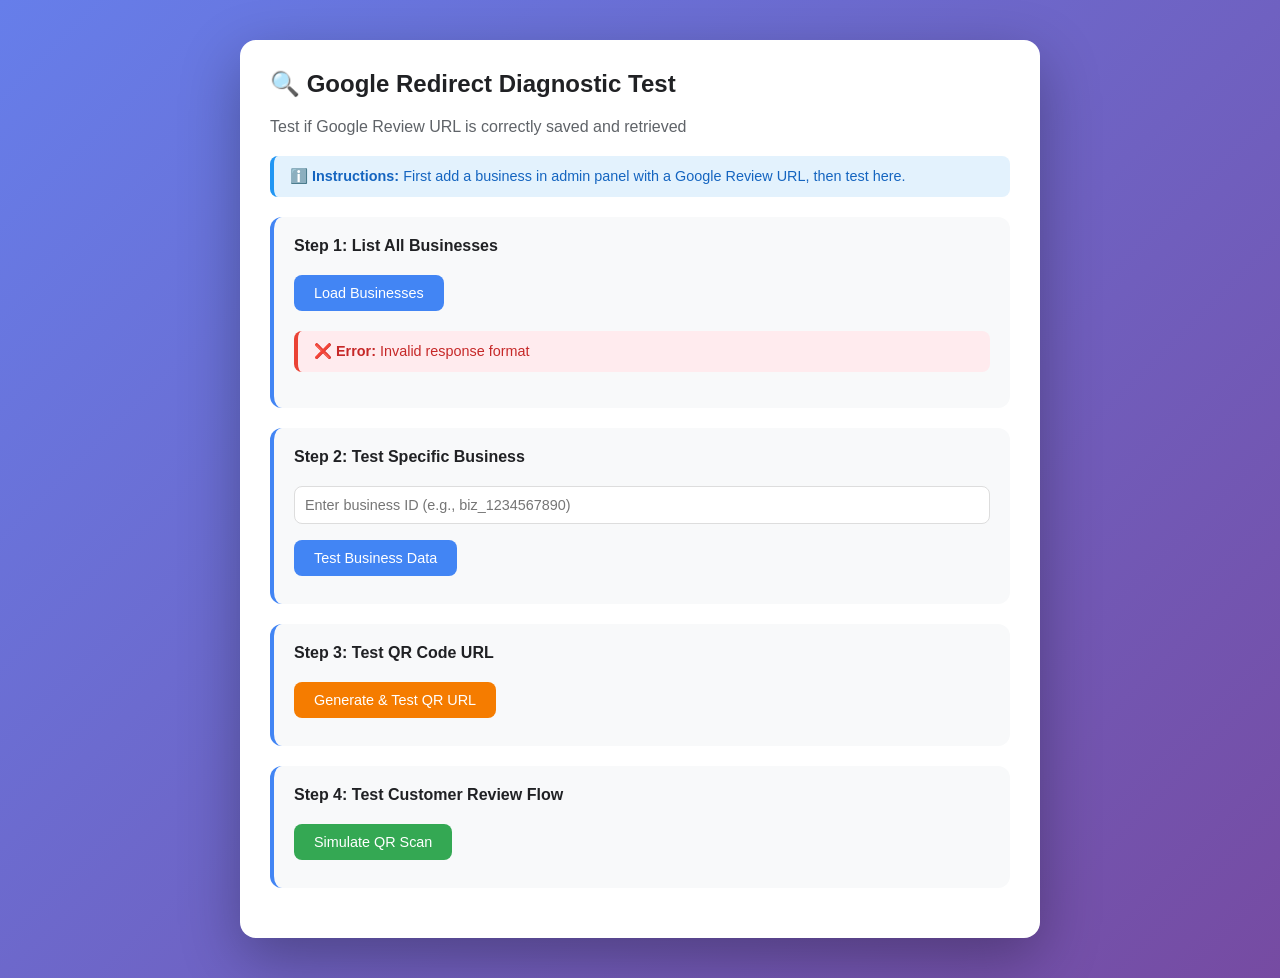
<file: test-google-redirect.html>
<!DOCTYPE html>
<html lang="en">
<head>
  <meta charset="UTF-8">
  <meta name="viewport" content="width=device-width, initial-scale=1.0">
  <title>Google Redirect Test</title>
  <style>
    * { margin: 0; padding: 0; box-sizing: border-box; }
    body {
      font-family: -apple-system, BlinkMacSystemFont, 'Segoe UI', sans-serif;
      background: linear-gradient(135deg, #667eea 0%, #764ba2 100%);
      min-height: 100vh;
      padding: 20px;
    }
    .card {
      background: white;
      border-radius: 16px;
      box-shadow: 0 20px 60px rgba(0,0,0,0.3);
      padding: 30px;
      max-width: 800px;
      margin: 20px auto;
    }
    h1 {
      font-size: 1.5rem;
      color: #202124;
      margin-bottom: 20px;
    }
    .section {
      margin: 20px 0;
      padding: 20px;
      background: #f8f9fa;
      border-radius: 12px;
      border-left: 4px solid #4285F4;
    }
    .section-title {
      font-weight: 600;
      margin-bottom: 12px;
      color: #202124;
    }
    .data-row {
      display: flex;
      justify-content: space-between;
      padding: 8px 0;
      border-bottom: 1px solid #e0e0e0;
      font-size: 0.9rem;
    }
    .data-row:last-child {
      border-bottom: none;
    }
    .data-label {
      color: #5F6368;
      font-weight: 500;
    }
    .data-value {
      color: #202124;
      font-family: 'Courier New', monospace;
      word-break: break-all;
      max-width: 60%;
      text-align: right;
    }
    .status {
      display: inline-block;
      padding: 4px 12px;
      border-radius: 12px;
      font-size: 0.85rem;
      font-weight: 500;
      margin-left: 8px;
    }
    .status.success { background: #E8F5E9; color: #2E7D32; }
    .status.error { background: #FFEBEE; color: #C62828; }
    .status.warning { background: #FFF3E0; color: #F57C00; }
    .btn {
      background: #4285F4;
      color: white;
      border: none;
      padding: 10px 20px;
      border-radius: 8px;
      font-size: 0.9rem;
      font-weight: 500;
      cursor: pointer;
      margin: 8px 4px 8px 0;
      transition: all 0.2s;
    }
    .btn:hover {
      background: #3367D6;
      transform: translateY(-1px);
    }
    .btn:disabled {
      background: #ccc;
      cursor: not-allowed;
    }
    .btn.success { background: #34A853; }
    .btn.warning { background: #F57C00; }
    .alert {
      padding: 12px 16px;
      border-radius: 8px;
      margin: 16px 0;
      font-size: 0.9rem;
    }
    .alert-success { background: #E8F5E9; color: #2E7D32; border-left: 4px solid #34A853; }
    .alert-error { background: #FFEBEE; color: #C62828; border-left: 4px solid #EA4335; }
    .alert-info { background: #E3F2FD; color: #1565C0; border-left: 4px solid #2196F3; }
    input {
      width: 100%;
      padding: 10px;
      border: 1px solid #ddd;
      border-radius: 8px;
      margin: 8px 0;
      font-size: 0.9rem;
    }
    pre {
      background: #263238;
      color: #EEFFFF;
      padding: 16px;
      border-radius: 8px;
      overflow-x: auto;
      font-size: 0.85rem;
      margin-top: 12px;
    }
  </style>
</head>
<body>
  <div class="card">
    <h1>🔍 Google Redirect Diagnostic Test</h1>
    <p style="color:#5F6368;margin-bottom:20px;">Test if Google Review URL is correctly saved and retrieved</p>

    <div class="alert alert-info">
      <strong>ℹ️ Instructions:</strong> First add a business in admin panel with a Google Review URL, then test here.
    </div>

    <!-- Step 1: List all businesses -->
    <div class="section">
      <div class="section-title">Step 1: List All Businesses</div>
      <button class="btn" onclick="listBusinesses()">Load Businesses</button>
      <div id="businesses-result"></div>
    </div>

    <!-- Step 2: Test specific business -->
    <div class="section">
      <div class="section-title">Step 2: Test Specific Business</div>
      <input type="text" id="business-id" placeholder="Enter business ID (e.g., biz_1234567890)">
      <button class="btn" onclick="testBusiness()">Test Business Data</button>
      <div id="business-result"></div>
    </div>

    <!-- Step 3: Test QR URL -->
    <div class="section">
      <div class="section-title">Step 3: Test QR Code URL</div>
      <button class="btn warning" onclick="testQRUrl()">Generate & Test QR URL</button>
      <div id="qr-result"></div>
    </div>

    <!-- Step 4: Test Customer Flow -->
    <div class="section">
      <div class="section-title">Step 4: Test Customer Review Flow</div>
      <button class="btn success" onclick="testCustomerFlow()">Simulate QR Scan</button>
      <div id="customer-result"></div>
    </div>
  </div>

  <script src="assets/js/api-config.js"></script>
  <script>
    let testBusinessData = null;

    async function listBusinesses() {
      const resultDiv = document.getElementById('businesses-result');
      resultDiv.innerHTML = '<p style="color:#5F6368;margin-top:12px;">⏳ Loading...</p>';
      
      try {
        const response = await API.businesses.getAll();
        
        if (!response.success || !response.data || response.data.length === 0) {
          resultDiv.innerHTML = `
            <div class="alert alert-error" style="margin-top:12px;">
              <strong>❌ No businesses found!</strong><br>
              Go to <a href="admin.html" style="color:#C62828;text-decoration:underline;">admin panel</a> and create a business first.
            </div>
          `;
          return;
        }

        let html = `<div class="alert alert-success" style="margin-top:12px;">
          <strong>✅ Found ${response.count} business(es)</strong>
        </div>`;

        response.data.forEach((biz, index) => {
          const hasGoogleUrl = biz.googleUrl && biz.googleUrl.trim();
          html += `
            <div style="margin-top:16px;padding:16px;background:white;border-radius:8px;border:1px solid #e0e0e0;">
              <div style="display:flex;justify-content:space-between;align-items:center;margin-bottom:12px;">
                <strong style="font-size:1.1rem;">${biz.name}</strong>
                <span class="status ${hasGoogleUrl ? 'success' : 'error'}">
                  ${hasGoogleUrl ? '✅ Has Google URL' : '❌ No Google URL'}
                </span>
              </div>
              <div class="data-row">
                <span class="data-label">ID:</span>
                <span class="data-value">${biz.id}</span>
              </div>
              <div class="data-row">
                <span class="data-label">Type:</span>
                <span class="data-value">${biz.type}</span>
              </div>
              <div class="data-row">
                <span class="data-label">Google URL:</span>
                <span class="data-value" style="color:${hasGoogleUrl ? '#34A853' : '#C62828'};">
                  ${hasGoogleUrl ? biz.googleUrl : 'Not set ❌'}
                </span>
              </div>
              <button class="btn" onclick="selectBusiness('${biz.id}')" style="margin-top:12px;">
                Select & Test This Business
              </button>
            </div>
          `;
        });

        resultDiv.innerHTML = html;
      } catch (error) {
        resultDiv.innerHTML = `
          <div class="alert alert-error" style="margin-top:12px;">
            <strong>❌ Error:</strong> ${error.message}
          </div>
        `;
      }
    }

    function selectBusiness(bizId) {
      document.getElementById('business-id').value = bizId;
      testBusiness();
    }

    async function testBusiness() {
      const bizId = document.getElementById('business-id').value.trim();
      const resultDiv = document.getElementById('business-result');
      
      if (!bizId) {
        resultDiv.innerHTML = '<div class="alert alert-error" style="margin-top:12px;">Please enter a business ID</div>';
        return;
      }

      resultDiv.innerHTML = '<p style="color:#5F6368;margin-top:12px;">⏳ Loading business data...</p>';

      try {
        const response = await API.businesses.getById(bizId);
        
        if (!response.success || !response.data) {
          resultDiv.innerHTML = `
            <div class="alert alert-error" style="margin-top:12px;">
              <strong>❌ Business not found!</strong><br>
              Business ID "${bizId}" does not exist.
            </div>
          `;
          return;
        }

        testBusinessData = response.data;
        const hasGoogleUrl = testBusinessData.googleUrl && testBusinessData.googleUrl.trim();

        let html = `
          <div class="alert alert-${hasGoogleUrl ? 'success' : 'error'}" style="margin-top:12px;">
            <strong>${hasGoogleUrl ? '✅' : '❌'} Business loaded ${hasGoogleUrl ? 'successfully' : 'but NO Google URL set!'}</strong>
          </div>
          <pre>${JSON.stringify(testBusinessData, null, 2)}</pre>
        `;

        if (hasGoogleUrl) {
          html += `
            <button class="btn success" onclick="testGoogleRedirect('${testBusinessData.googleUrl}')" style="margin-top:12px;">
              🚀 Test Google Redirect
            </button>
          `;
        } else {
          html += `
            <div class="alert alert-error" style="margin-top:12px;">
              <strong>⚠️ Critical Issue:</strong> This business has no Google Review URL!<br>
              Go to admin panel → Edit this business → Add Google Review URL → Save
            </div>
          `;
        }

        resultDiv.innerHTML = html;
      } catch (error) {
        resultDiv.innerHTML = `
          <div class="alert alert-error" style="margin-top:12px;">
            <strong>❌ Error:</strong> ${error.message}
          </div>
        `;
      }
    }

    function testGoogleRedirect(url) {
      if (!url) {
        alert('No Google URL to test!');
        return;
      }
      
      const confirmed = confirm(`Test Google Redirect?\n\nThis will open:\n${url}\n\nContinue?`);
      if (confirmed) {
        window.open(url, '_blank');
        alert('✅ Redirect test completed!\n\nDid it open your Google Review page?');
      }
    }

    function testQRUrl() {
      const bizId = document.getElementById('business-id').value.trim();
      const resultDiv = document.getElementById('qr-result');
      
      if (!bizId) {
        resultDiv.innerHTML = '<div class="alert alert-error" style="margin-top:12px;">Please test a business first (Step 2)</div>';
        return;
      }

      if (!testBusinessData) {
        resultDiv.innerHTML = '<div class="alert alert-error" style="margin-top:12px;">Please load business data first (Step 2)</div>';
        return;
      }

      // Generate QR URL (same logic as admin.js)
      const base = window.location.origin + window.location.pathname.replace(/[^/]*$/, 'customer-review.html');
      const qrUrl = `${base}?businessId=${bizId}`;

      const hasGoogleUrl = testBusinessData.googleUrl && testBusinessData.googleUrl.trim();

      let html = `
        <div class="alert alert-info" style="margin-top:12px;">
          <strong>📱 QR Code URL Generated:</strong>
        </div>
        <div class="data-row" style="margin-top:12px;background:white;padding:12px;border-radius:8px;">
          <span class="data-label">QR URL:</span>
          <span class="data-value">${qrUrl}</span>
        </div>
        <div class="data-row" style="background:white;padding:12px;border-radius:8px;">
          <span class="data-label">Business ID:</span>
          <span class="data-value">${bizId}</span>
        </div>
        <div class="data-row" style="background:white;padding:12px;border-radius:8px;">
          <span class="data-label">Google URL:</span>
          <span class="data-value" style="color:${hasGoogleUrl ? '#34A853' : '#C62828'};">
            ${hasGoogleUrl ? testBusinessData.googleUrl : '❌ NOT SET'}
          </span>
        </div>
      `;

      if (hasGoogleUrl) {
        html += `
          <button class="btn success" onclick="window.open('${qrUrl}', '_blank')" style="margin-top:12px;">
            📱 Open QR URL (Simulate Scan)
          </button>
        `;
      } else {
        html += `
          <div class="alert alert-error" style="margin-top:12px;">
            <strong>❌ Cannot test QR scan:</strong> No Google URL configured for this business
          </div>
        `;
      }

      resultDiv.innerHTML = html;
    }

    function testCustomerFlow() {
      const bizId = document.getElementById('business-id').value.trim();
      const resultDiv = document.getElementById('customer-result');
      
      if (!bizId) {
        resultDiv.innerHTML = '<div class="alert alert-error" style="margin-top:12px;">Please test a business first (Step 2)</div>';
        return;
      }

      if (!testBusinessData) {
        resultDiv.innerHTML = '<div class="alert alert-error" style="margin-top:12px;">Please load business data first (Step 2)</div>';
        return;
      }

      const hasGoogleUrl = testBusinessData.googleUrl && testBusinessData.googleUrl.trim();
      const qrUrl = `${window.location.origin}/customer-review.html?businessId=${bizId}`;

      let html = `
        <div class="alert alert-${hasGoogleUrl ? 'success' : 'error'}" style="margin-top:12px;">
          <strong>${hasGoogleUrl ? '✅ Ready to test!' : '❌ Cannot test - No Google URL'}</strong>
        </div>
      `;

      if (hasGoogleUrl) {
        html += `
          <div style="margin-top:16px;padding:16px;background:white;border-radius:8px;">
            <p style="font-weight:600;margin-bottom:8px;">🎬 Test Scenario:</p>
            <ol style="margin-left:20px;line-height:1.8;">
              <li>Click button below (simulates QR scan)</li>
              <li>Customer review page opens with business info</li>
              <li>Give a 5-star rating</li>
              <li>Click "Post to Google Reviews" button</li>
              <li>Should open: <code style="background:#f8f9fa;padding:2px 6px;border-radius:4px;">${testBusinessData.googleUrl}</code></li>
            </ol>
          </div>
          <button class="btn success" onclick="window.open('${qrUrl}', '_blank')" style="margin-top:12px;">
            🚀 Start Customer Flow Test
          </button>
        `;
      } else {
        html += `
          <div class="alert alert-error" style="margin-top:12px;">
            <strong>⚠️ Fix Required:</strong><br>
            1. Go to <a href="admin.html" style="color:#C62828;text-decoration:underline;">admin panel</a><br>
            2. Edit business "${testBusinessData.name}"<br>
            3. Add Google Review URL<br>
            4. Save and come back here to test
          </div>
        `;
      }

      resultDiv.innerHTML = html;
    }

    // Auto-load businesses on page load
    window.addEventListener('load', () => {
      setTimeout(listBusinesses, 500);
    });
  </script>
</body>
</html>
</file>
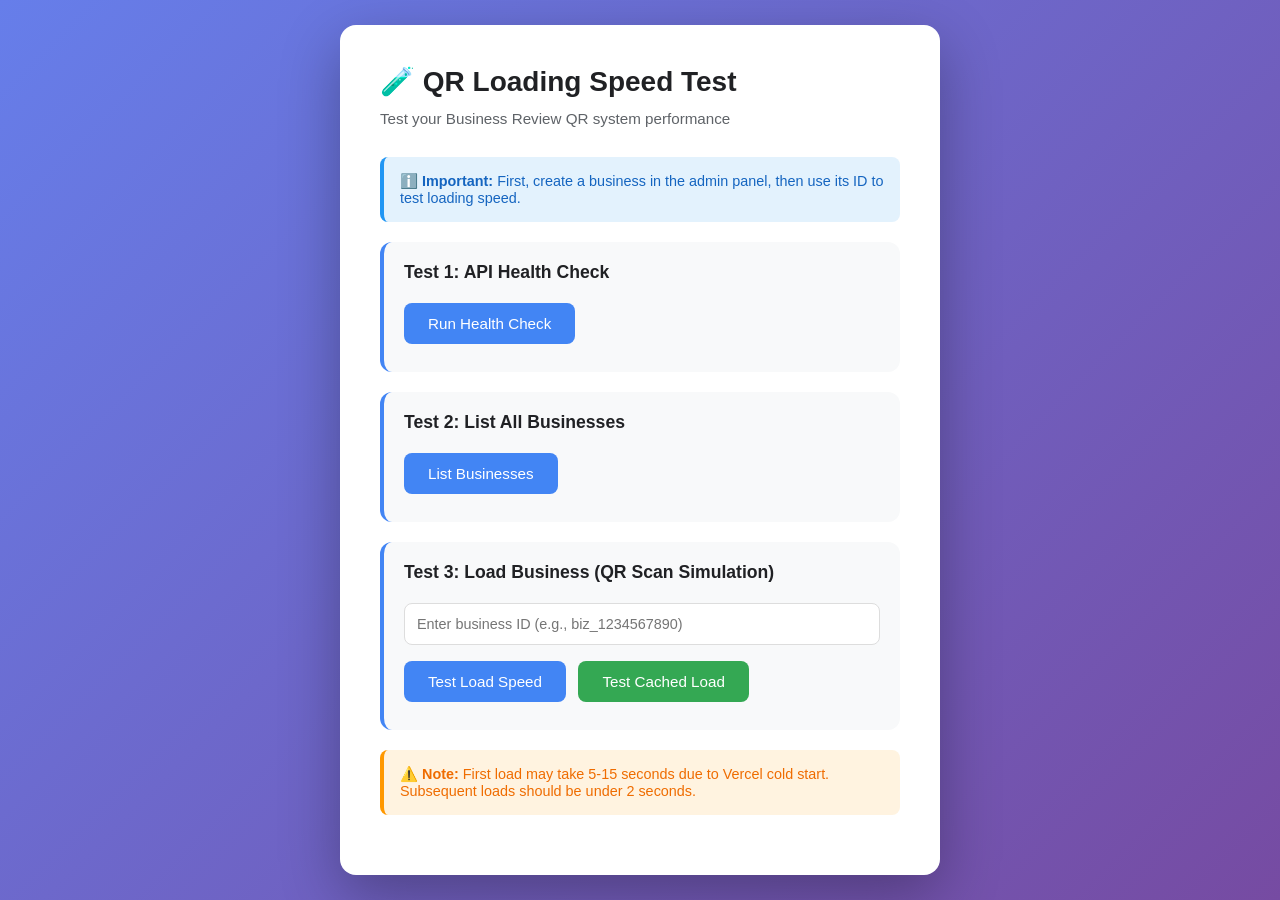
<file: test-loading.html>
<!DOCTYPE html>
<html lang="en">
<head>
  <meta charset="UTF-8">
  <meta name="viewport" content="width=device-width, initial-scale=1.0">
  <title>Test QR Loading Speed</title>
  <style>
    * { margin: 0; padding: 0; box-sizing: border-box; }
    body {
      font-family: -apple-system, BlinkMacSystemFont, 'Segoe UI', sans-serif;
      background: linear-gradient(135deg, #667eea 0%, #764ba2 100%);
      min-height: 100vh;
      display: flex;
      align-items: center;
      justify-content: center;
      padding: 20px;
    }
    .card {
      background: white;
      border-radius: 16px;
      box-shadow: 0 20px 60px rgba(0,0,0,0.3);
      padding: 40px;
      max-width: 600px;
      width: 100%;
    }
    h1 {
      font-size: 1.75rem;
      color: #202124;
      margin-bottom: 12px;
    }
    .subtitle {
      color: #5F6368;
      font-size: 0.95rem;
      margin-bottom: 30px;
    }
    .test-section {
      margin: 20px 0;
      padding: 20px;
      background: #f8f9fa;
      border-radius: 12px;
      border-left: 4px solid #4285F4;
    }
    .test-title {
      font-weight: 600;
      color: #202124;
      margin-bottom: 12px;
      font-size: 1.1rem;
    }
    .test-result {
      font-family: 'Courier New', monospace;
      font-size: 0.9rem;
      color: #5F6368;
      padding: 12px;
      background: white;
      border-radius: 8px;
      margin-top: 8px;
    }
    .btn {
      background: #4285F4;
      color: white;
      border: none;
      padding: 12px 24px;
      border-radius: 8px;
      font-size: 0.95rem;
      font-weight: 500;
      cursor: pointer;
      margin: 8px 8px 8px 0;
      transition: all 0.2s;
    }
    .btn:hover {
      background: #3367D6;
      transform: translateY(-1px);
      box-shadow: 0 4px 12px rgba(66, 133, 244, 0.3);
    }
    .btn:disabled {
      background: #ccc;
      cursor: not-allowed;
    }
    .status {
      display: inline-block;
      padding: 4px 12px;
      border-radius: 12px;
      font-size: 0.85rem;
      font-weight: 500;
      margin-left: 8px;
    }
    .status.loading {
      background: #FFF3E0;
      color: #F57C00;
    }
    .status.success {
      background: #E8F5E9;
      color: #2E7D32;
    }
    .status.error {
      background: #FFEBEE;
      color: #C62828;
    }
    .metric {
      display: flex;
      justify-content: space-between;
      padding: 8px 0;
      border-bottom: 1px solid #e0e0e0;
    }
    .metric:last-child {
      border-bottom: none;
    }
    .metric-label {
      color: #5F6368;
      font-size: 0.9rem;
    }
    .metric-value {
      color: #202124;
      font-weight: 600;
      font-size: 0.9rem;
    }
    .alert {
      padding: 16px;
      border-radius: 8px;
      margin: 20px 0;
      font-size: 0.9rem;
    }
    .alert-info {
      background: #E3F2FD;
      color: #1565C0;
      border-left: 4px solid #2196F3;
    }
    .alert-warning {
      background: #FFF3E0;
      color: #EF6C00;
      border-left: 4px solid #FF9800;
    }
  </style>
</head>
<body>
  <div class="card">
    <h1>🧪 QR Loading Speed Test</h1>
    <p class="subtitle">Test your Business Review QR system performance</p>

    <div class="alert alert-info">
      <strong>ℹ️ Important:</strong> First, create a business in the admin panel, then use its ID to test loading speed.
    </div>

    <!-- Test 1: API Health -->
    <div class="test-section">
      <div class="test-title">
        Test 1: API Health Check
        <span id="health-status" class="status" style="display:none;"></span>
      </div>
      <button class="btn" onclick="testAPIHealth()">Run Health Check</button>
      <div id="health-result" class="test-result" style="display:none;"></div>
    </div>

    <!-- Test 2: List Businesses -->
    <div class="test-section">
      <div class="test-title">
        Test 2: List All Businesses
        <span id="list-status" class="status" style="display:none;"></span>
      </div>
      <button class="btn" onclick="testListBusinesses()">List Businesses</button>
      <div id="list-result" class="test-result" style="display:none;"></div>
    </div>

    <!-- Test 3: Load Specific Business -->
    <div class="test-section">
      <div class="test-title">
        Test 3: Load Business (QR Scan Simulation)
        <span id="load-status" class="status" style="display:none;"></span>
      </div>
      <input type="text" id="business-id" placeholder="Enter business ID (e.g., biz_1234567890)" 
             style="width:100%;padding:12px;border:1px solid #ddd;border-radius:8px;margin:8px 0;font-size:0.9rem;">
      <button class="btn" onclick="testLoadBusiness()">Test Load Speed</button>
      <button class="btn" style="background:#34A853;" onclick="testLoadBusinessCached()">Test Cached Load</button>
      <div id="load-result" class="test-result" style="display:none;"></div>
    </div>

    <div class="alert alert-warning">
      <strong>⚠️ Note:</strong> First load may take 5-15 seconds due to Vercel cold start. Subsequent loads should be under 2 seconds.
    </div>
  </div>

  <script src="assets/js/api-config.js"></script>
  <script>
    // Test 1: API Health
    async function testAPIHealth() {
      const statusEl = document.getElementById('health-status');
      const resultEl = document.getElementById('health-result');
      const btn = event.target;
      
      btn.disabled = true;
      statusEl.textContent = '⏳ Testing...';
      statusEl.className = 'status loading';
      statusEl.style.display = 'inline-block';
      resultEl.style.display = 'none';
      
      const startTime = performance.now();
      
      try {
        const response = await fetch('/api/businesses');
        const endTime = performance.now();
        const duration = ((endTime - startTime) / 1000).toFixed(2);
        
        const data = await response.json();
        
        statusEl.textContent = '✅ Healthy';
        statusEl.className = 'status success';
        
        resultEl.innerHTML = `
          <div class="metric">
            <span class="metric-label">Status:</span>
            <span class="metric-value" style="color:#34A853;">${response.status} ${response.statusText}</span>
          </div>
          <div class="metric">
            <span class="metric-label">Response Time:</span>
            <span class="metric-value">${duration}s</span>
          </div>
          <div class="metric">
            <span class="metric-label">Success:</span>
            <span class="metric-value">${data.success ? 'Yes' : 'No'}</span>
          </div>
        `;
        resultEl.style.display = 'block';
      } catch (error) {
        const endTime = performance.now();
        const duration = ((endTime - startTime) / 1000).toFixed(2);
        
        statusEl.textContent = '❌ Failed';
        statusEl.className = 'status error';
        
        resultEl.innerHTML = `
          <div class="metric">
            <span class="metric-label">Error:</span>
            <span class="metric-value" style="color:#C62828;">${error.message}</span>
          </div>
          <div class="metric">
            <span class="metric-label">Duration:</span>
            <span class="metric-value">${duration}s</span>
          </div>
        `;
        resultEl.style.display = 'block';
      } finally {
        btn.disabled = false;
      }
    }

    // Test 2: List Businesses
    async function testListBusinesses() {
      const statusEl = document.getElementById('list-status');
      const resultEl = document.getElementById('list-result');
      const btn = event.target;
      
      btn.disabled = true;
      statusEl.textContent = '⏳ Loading...';
      statusEl.className = 'status loading';
      statusEl.style.display = 'inline-block';
      resultEl.style.display = 'none';
      
      const startTime = performance.now();
      
      try {
        const response = await API.businesses.getAll();
        const endTime = performance.now();
        const duration = ((endTime - startTime) / 1000).toFixed(2);
        
        statusEl.textContent = '✅ Success';
        statusEl.className = 'status success';
        
        let businessList = '<strong>No businesses found.</strong> Create one in admin panel first.';
        if (response.data && response.data.length > 0) {
          businessList = '<strong>Businesses:</strong><br>';
          response.data.forEach(biz => {
            businessList += `<br>• ${biz.name} (ID: ${biz.id})`;
          });
        }
        
        resultEl.innerHTML = `
          <div class="metric">
            <span class="metric-label">Load Time:</span>
            <span class="metric-value">${duration}s</span>
          </div>
          <div class="metric">
            <span class="metric-label">Count:</span>
            <span class="metric-value">${response.count || 0}</span>
          </div>
          <div style="margin-top:12px;">${businessList}</div>
        `;
        resultEl.style.display = 'block';
        
        // Auto-fill first business ID if exists
        if (response.data && response.data.length > 0) {
          document.getElementById('business-id').value = response.data[0].id;
        }
      } catch (error) {
        const endTime = performance.now();
        const duration = ((endTime - startTime) / 1000).toFixed(2);
        
        statusEl.textContent = '❌ Failed';
        statusEl.className = 'status error';
        
        resultEl.innerHTML = `
          <div class="metric">
            <span class="metric-label">Error:</span>
            <span class="metric-value" style="color:#C62828;">${error.message}</span>
          </div>
          <div class="metric">
            <span class="metric-label">Duration:</span>
            <span class="metric-value">${duration}s</span>
          </div>
        `;
        resultEl.style.display = 'block';
      } finally {
        btn.disabled = false;
      }
    }

    // Test 3: Load Business (simulates QR scan)
    async function testLoadBusiness(useCache = false) {
      const businessId = document.getElementById('business-id').value.trim();
      const statusEl = document.getElementById('load-status');
      const resultEl = document.getElementById('load-result');
      const btn = event.target;
      
      if (!businessId) {
        alert('Please enter a business ID first!');
        return;
      }
      
      btn.disabled = true;
      statusEl.textContent = useCache ? '⏳ Loading from cache...' : '⏳ Loading...';
      statusEl.className = 'status loading';
      statusEl.style.display = 'inline-block';
      resultEl.style.display = 'none';
      
      const startTime = performance.now();
      
      try {
        const response = await API.businesses.getById(businessId);
        const endTime = performance.now();
        const duration = ((endTime - startTime) / 1000).toFixed(2);
        
        statusEl.textContent = '✅ Loaded';
        statusEl.className = 'status success';
        
        const rating = duration < 2 ? '⚡ Excellent' : duration < 5 ? '✅ Good' : duration < 10 ? '⚠️ Slow' : '❌ Very Slow';
        const ratingColor = duration < 2 ? '#34A853' : duration < 5 ? '#FBBC05' : duration < 10 ? '#F57C00' : '#C62828';
        
        resultEl.innerHTML = `
          <div class="metric">
            <span class="metric-label">Load Time:</span>
            <span class="metric-value" style="color:${ratingColor};">${duration}s ${rating}</span>
          </div>
          <div class="metric">
            <span class="metric-label">Business:</span>
            <span class="metric-value">${response.data.name}</span>
          </div>
          <div class="metric">
            <span class="metric-label">Type:</span>
            <span class="metric-value">${response.data.type}</span>
          </div>
          <div class="metric">
            <span class="metric-label">Cached:</span>
            <span class="metric-value">${useCache ? 'Yes' : 'No (fresh load)'}</span>
          </div>
        `;
        resultEl.style.display = 'block';
      } catch (error) {
        const endTime = performance.now();
        const duration = ((endTime - startTime) / 1000).toFixed(2);
        
        statusEl.textContent = '❌ Failed';
        statusEl.className = 'status error';
        
        resultEl.innerHTML = `
          <div class="metric">
            <span class="metric-label">Error:</span>
            <span class="metric-value" style="color:#C62828;">${error.message}</span>
          </div>
          <div class="metric">
            <span class="metric-label">Duration:</span>
            <span class="metric-value">${duration}s</span>
          </div>
          <div style="margin-top:12px;color:#C62828;">
            <strong>Possible reasons:</strong><br>
            • Business ID doesn't exist<br>
            • Vercel cold start (try again in a few seconds)<br>
            • No businesses created yet
          </div>
        `;
        resultEl.style.display = 'block';
      } finally {
        btn.disabled = false;
      }
    }

    function testLoadBusinessCached() {
      testLoadBusiness(true);
    }

    // Auto-run health check on page load
    window.addEventListener('load', () => {
      setTimeout(() => {
        testAPIHealth();
      }, 500);
    });
  </script>
</body>
</html>
</file>
<file: assets/css/admin.css>
/* ================================================================
   SMARTREVIEW ADMIN PANEL — Professional Dashboard
   admin.css | v4.0
   ================================================================ */

*, *::before, *::after { box-sizing: border-box; margin: 0; padding: 0; }

:root {
  /* Core palette */
  --bg:          #0f1117;
  --bg-2:        #161b27;
  --bg-3:        #1e2536;
  --border:      rgba(255,255,255,.08);
  --border-2:    rgba(255,255,255,.14);
  --text:        #f1f3f4;
  --text-2:      #9aa0ac;
  --text-3:      #5f6672;

  /* Brand colours */
  --blue:        #4285F4;
  --blue-light:  #8ab4f8;
  --blue-dim:    rgba(66,133,244,.12);
  --green:       #34A853;
  --green-dim:   rgba(52,168,83,.12);
  --yellow:      #FBBC05;
  --yellow-dim:  rgba(251,188,5,.12);
  --red:         #EA4335;
  --red-dim:     rgba(234,67,53,.12);

  /* Sizing */
  --sidebar-w:   248px;
  --radius-sm:   8px;
  --radius-md:   12px;
  --radius-lg:   16px;
  --shadow-sm:   0 1px 4px rgba(0,0,0,.4);
  --shadow-md:   0 4px 20px rgba(0,0,0,.5);
}

html { font-size: 15px; }

body {
  font-family: Inter, -apple-system, BlinkMacSystemFont, 'Segoe UI', sans-serif;
  background: var(--bg);
  color: var(--text);
  min-height: 100vh;
  -webkit-font-smoothing: antialiased;
}

/* ── LOCK SCREEN ──────────────────────────────────────────── */
#lock-screen {
  position: fixed; inset: 0; z-index: 9999;
  background: linear-gradient(135deg, var(--bg) 0%, var(--bg-2) 100%);
  display: flex; align-items: center; justify-content: center;
  flex-direction: column; gap: 24px;
  padding: 24px;
  animation: fadeIn 0.3s ease;
}
.lock-card {
  background: var(--bg-2);
  border: 1px solid var(--border-2);
  border-radius: var(--radius-lg);
  padding: 40px 32px;
  width: 100%; max-width: 400px;
  box-shadow: var(--shadow-md);
  text-align: center;
  animation: slideUp 0.4s ease;
}

@keyframes fadeIn {
  from { opacity: 0; }
  to { opacity: 1; }
}

@keyframes slideUp {
  from {
    opacity: 0;
    transform: translateY(20px);
  }
  to {
    opacity: 1;
    transform: translateY(0);
  }
}

.lock-logo {
  width: 56px; height: 56px;
  background: linear-gradient(135deg, var(--blue-dim) 0%, var(--blue-dim) 100%);
  border: 2px solid var(--blue);
  border-radius: 16px; display: flex; align-items: center; justify-content: center;
  margin: 0 auto 20px;
  color: var(--blue);
  box-shadow: 0 4px 12px rgba(66, 133, 244, 0.2);
}
.lock-title { 
  font-size: 1.3rem; 
  font-weight: 700; 
  margin-bottom: 8px;
  background: linear-gradient(135deg, var(--text) 0%, var(--text-2) 100%);
  -webkit-background-clip: text;
  -webkit-text-fill-color: transparent;
  background-clip: text;
}
.lock-sub   { font-size: .85rem; color: var(--text-2); margin-bottom: 32px; }
.lock-field { position: relative; margin-bottom: 16px; }
.lock-field input {
  width: 100%; padding: 14px 48px 14px 16px;
  background: var(--bg-3); border: 2px solid var(--border-2);
  border-radius: 10px; color: var(--text);
  font-size: .95rem; font-family: inherit; outline: none;
  transition: all .25s ease;
}
.lock-field input:focus { 
  border-color: var(--blue);
  box-shadow: 0 0 0 3px var(--blue-dim);
  background: var(--bg);
}
.lock-field input::placeholder { color: var(--text-3); }
.toggle-pw {
  position: absolute; right: 14px; top: 50%; transform: translateY(-50%);
  background: none; border: none; cursor: pointer; color: var(--text-2);
  display: flex; align-items: center; padding: 6px;
  border-radius: 6px;
  transition: all .2s ease;
}
.toggle-pw:hover {
  background: var(--bg-3);
  color: var(--text);
}
.lock-err  { 
  font-size: .82rem; 
  color: var(--red); 
  margin-top: 8px; 
  margin-bottom: 8px;
  text-align: left;
  padding: 8px 12px;
  background: var(--red-dim);
  border-radius: 6px;
  border-left: 3px solid var(--red);
}
.lock-hint { 
  font-size: .76rem; 
  color: var(--text-3); 
  margin-top: 8px; 
  line-height: 1.5;
}
.lock-hint code {
  background: var(--bg-3); 
  padding: 3px 8px;
  border-radius: 5px; 
  font-family: 'Courier New', monospace; 
  color: var(--blue-light);
  font-weight: 600;
  font-size: .8rem;
}

/* Shake animation for wrong PIN */
@keyframes shake {
  0%, 100% { transform: translateX(0); }
  10%, 30%, 50%, 70%, 90% { transform: translateX(-8px); }
  20%, 40%, 60%, 80% { transform: translateX(8px); }
}
.shake {
  animation: shake 0.5s;
  border-color: var(--red) !important;
}

/* ── LAYOUT ───────────────────────────────────────────────── */
#admin-app { display: flex; min-height: 100vh; }

/* ── SIDEBAR ──────────────────────────────────────────────── */
.sidebar {
  width: var(--sidebar-w);
  background: var(--bg-2);
  border-right: 1px solid var(--border);
  display: flex; flex-direction: column;
  position: fixed; top: 0; left: 0; bottom: 0;
  z-index: 100; transition: transform .25s ease;
}
.sidebar-top {
  padding: 20px 16px 16px;
  border-bottom: 1px solid var(--border);
}
.sidebar-brand {
  display: flex; align-items: center; gap: 10px;
  margin-bottom: 16px;
}
.brand-icon {
  width: 36px; height: 36px; border-radius: 10px;
  background: var(--blue-dim); border: 1px solid var(--blue);
  display: flex; align-items: center; justify-content: center;
  color: var(--blue); flex-shrink: 0;
}
.brand-name  { font-size: .9rem; font-weight: 700; }
.brand-label { font-size: .7rem; color: var(--text-2); }

.biz-switcher {
  display: flex; align-items: center; gap: 8px;
  background: var(--bg-3); border: 1px solid var(--border-2);
  border-radius: var(--radius-sm); padding: 8px 10px; cursor: pointer;
  transition: border-color .15s;
}
.biz-switcher:hover { border-color: var(--blue); }
.biz-dot {
  width: 8px; height: 8px; border-radius: 50%;
  background: var(--green); flex-shrink: 0;
}
.biz-switcher-name { flex: 1; font-size: .8rem; font-weight: 600; overflow: hidden; text-overflow: ellipsis; white-space: nowrap; }
.biz-switcher-arrow { color: var(--text-3); }

.sidebar-nav { flex: 1; padding: 12px 8px; overflow-y: auto; }
.nav-section-label {
  font-size: .65rem; font-weight: 700; text-transform: uppercase;
  letter-spacing: .08em; color: var(--text-3);
  padding: 8px 10px 4px;
}
.nav-item {
  display: flex; align-items: center; gap: 10px;
  padding: 9px 10px; border-radius: var(--radius-sm);
  color: var(--text-2); font-size: .85rem; font-weight: 500;
  cursor: pointer; transition: all .15s; border: none; background: none;
  width: 100%; text-align: left; text-decoration: none;
}
.nav-item:hover  { background: rgba(255,255,255,.04); color: var(--text); }
.nav-item.active { background: var(--blue-dim); color: var(--blue-light); font-weight: 600; }
.nav-item svg    { flex-shrink: 0; }
.nav-badge {
  margin-left: auto; background: var(--blue); color: #fff;
  font-size: .65rem; font-weight: 700; padding: 2px 6px;
  border-radius: 8px; min-width: 18px; text-align: center;
}

.sidebar-footer {
  padding: 12px 8px;
  border-top: 1px solid var(--border);
}
.logout-btn {
  display: flex; align-items: center; gap: 8px;
  padding: 9px 10px; border-radius: var(--radius-sm);
  color: var(--red); font-size: .82rem; font-weight: 600;
  cursor: pointer; transition: background .15s;
  border: none; background: none; width: 100%; text-align: left;
}
.logout-btn:hover { background: var(--red-dim); }

/* ── MAIN CONTENT ─────────────────────────────────────────── */
.main {
  margin-left: var(--sidebar-w);
  flex: 1; display: flex; flex-direction: column; min-height: 100vh;
}
.topbar {
  position: sticky; top: 0; z-index: 50;
  background: rgba(15,17,23,.85); backdrop-filter: blur(12px);
  border-bottom: 1px solid var(--border);
  display: flex; align-items: center;
  padding: 14px 28px; gap: 16px;
  height: 64px;
}
.topbar-title { font-size: 1rem; font-weight: 700; flex: 1; }
.topbar-meta  { font-size: .78rem; color: var(--text-2); }
.topbar-actions { display: flex; align-items: center; gap: 10px; }
.sidebar-toggle {
  display: none; background: none; border: none; cursor: pointer;
  color: var(--text-2); padding: 6px;
}

.page-content { padding: 28px; flex: 1; }
.page-header { margin-bottom: 24px; }
.page-header h1 { font-size: 1.3rem; font-weight: 800; margin-bottom: 4px; }
.page-header p  { font-size: .85rem; color: var(--text-2); }

.view { display: none; }
.view.active { display: block; }

/* ── CARD ─────────────────────────────────────────────────── */
.card {
  background: var(--bg-2); border: 1px solid var(--border);
  border-radius: var(--radius-lg); overflow: hidden;
}
.card-header {
  padding: 18px 20px;
  border-bottom: 1px solid var(--border);
  display: flex; align-items: center; justify-content: space-between;
}
.card-header h3 { font-size: .95rem; font-weight: 700; }
.card-header p  { font-size: .78rem; color: var(--text-2); margin-top: 2px; }
.card-body { padding: 20px; }

/* ── STATS GRID ───────────────────────────────────────────── */
.stats-grid {
  display: grid; grid-template-columns: repeat(3, 1fr); gap: 16px;
  margin-bottom: 24px;
}
.stat-card {
  background: var(--bg-2); border: 1px solid var(--border);
  border-radius: var(--radius-lg); padding: 20px;
  display: flex; align-items: flex-start; gap: 14px;
}
.stat-icon {
  width: 44px; height: 44px; border-radius: 12px;
  display: flex; align-items: center; justify-content: center;
  flex-shrink: 0;
}
.stat-icon.blue   { background: var(--blue-dim);   color: var(--blue);   }
.stat-icon.gold   { background: var(--yellow-dim);  color: var(--yellow); }
.stat-icon.green  { background: var(--green-dim);   color: var(--green);  }
.stat-icon.red    { background: var(--red-dim);     color: var(--red);    }
.stat-value { font-size: 1.8rem; font-weight: 800; line-height: 1; margin-bottom: 4px; }
.stat-label { font-size: .78rem; color: var(--text-2); font-weight: 500; }
.stat-trend { font-size: .72rem; margin-top: 4px; }
.stat-trend.up   { color: var(--green); }
.stat-trend.down { color: var(--red); }

/* ── FORM ELEMENTS ────────────────────────────────────────── */
.form-grid   { display: grid; grid-template-columns: 1fr 1fr; gap: 16px; }
.form-group  { display: flex; flex-direction: column; gap: 6px; margin-bottom: 0; }
.form-label  { font-size: .78rem; font-weight: 600; color: var(--text-2); }
.form-label .req { color: var(--red); }
.form-input, .form-select, .form-textarea {
  background: var(--bg-3); border: 1.5px solid var(--border-2);
  border-radius: var(--radius-sm); color: var(--text);
  font-size: .85rem; font-family: inherit; outline: none;
  transition: border-color .15s;
}
.form-input   { padding: 10px 12px; }
.form-select  { padding: 10px 12px; cursor: pointer; }
.form-textarea{ padding: 10px 12px; resize: vertical; }
.form-input:focus, .form-select:focus, .form-textarea:focus { border-color: var(--blue); }
.form-input::placeholder, .form-textarea::placeholder { color: var(--text-3); }
.form-hint { font-size: .73rem; color: var(--text-3); }
.form-hint a { color: var(--blue-light); text-decoration: none; }
.input-group { display: flex; gap: 0; }
.input-group .form-input { border-radius: var(--radius-sm) 0 0 var(--radius-sm); flex: 1; }
.input-group .input-suffix {
  padding: 0 14px; border: 1.5px solid var(--border-2); border-left: none;
  border-radius: 0 var(--radius-sm) var(--radius-sm) 0;
  background: var(--bg-3); color: var(--text-3);
  font-size: .8rem; display: flex; align-items: center; white-space: nowrap;
}
.form-section { margin-bottom: 24px; }
.form-section-title {
  font-size: .75rem; font-weight: 700; text-transform: uppercase;
  letter-spacing: .06em; color: var(--text-3);
  padding-bottom: 10px; border-bottom: 1px solid var(--border);
  margin-bottom: 16px;
}
.form-row-2 { display: grid; grid-template-columns: 1fr 1fr; gap: 16px; }
.form-row-3 { display: grid; grid-template-columns: 1fr 1fr 1fr; gap: 16px; }

/* ── BUTTONS ──────────────────────────────────────────────── */
.btn, .btn-icon {
  display: inline-flex; align-items: center; justify-content: center;
  gap: 7px; font-family: inherit; font-weight: 600;
  border: none; cursor: pointer; transition: all .15s; border-radius: var(--radius-sm);
}
.btn        { padding: 10px 18px; font-size: .85rem; }
.btn-icon   { padding: 8px; border-radius: 8px; }
.btn-sm     { padding: 7px 13px; font-size: .78rem; }
.btn-lg     { padding: 13px 24px; font-size: .95rem; }
.btn-block  { width: 100%; }

.btn-primary    { background: var(--blue);  color: #fff; box-shadow: 0 2px 8px rgba(66,133,244,.3); }
.btn-primary:hover    { background: #1a73e8; transform: translateY(-1px); box-shadow: 0 4px 12px rgba(66,133,244,.4); }
.btn-success    { background: var(--green); color: #fff; box-shadow: 0 2px 8px rgba(52,168,83,.3); }
.btn-success:hover    { background: #2d9648; }
.btn-danger     { background: var(--red);   color: #fff; }
.btn-danger:hover     { background: #d33426; }
.btn-ghost      { background: transparent; border: 1.5px solid var(--border-2); color: var(--text-2); }
.btn-ghost:hover      { border-color: var(--border-2); background: rgba(255,255,255,.04); color: var(--text); }
.btn-icon       { background: var(--bg-3); border: 1px solid var(--border-2); color: var(--text-2); }
.btn-icon:hover { background: rgba(255,255,255,.06); color: var(--text); }

.btn.loading { opacity: .7; pointer-events: none; position: relative; color: transparent; }
.btn.loading::after {
  content: ''; position: absolute;
  width: 16px; height: 16px; border-radius: 50%;
  border: 2px solid rgba(255,255,255,.3); border-top-color: #fff;
  animation: spin .8s linear infinite;
}
@keyframes spin { to { transform: rotate(360deg); } }

/* ── QR PREVIEW ───────────────────────────────────────────── */
.qr-box {
  background: #fff; border-radius: var(--radius-md);
  padding: 20px; display: flex; flex-direction: column;
  align-items: center; gap: 12px;
}
.qr-box canvas, .qr-box img { display: block; }
.qr-url {
  font-size: .72rem; color: #444; word-break: break-all;
  text-align: center; max-width: 220px;
}
.qr-biz-label { font-size: .78rem; font-weight: 700; color: #202124; }
.qr-actions { display: flex; gap: 8px; flex-wrap: wrap; }

/* ── BUSINESS LIST ────────────────────────────────────────── */
.biz-list { display: flex; flex-direction: column; gap: 10px; }
.biz-list-item {
  background: var(--bg-3); border: 1.5px solid var(--border);
  border-radius: var(--radius-md); padding: 14px 16px;
  display: flex; align-items: center; gap: 14px;
  cursor: pointer; transition: all .15s;
}
.biz-list-item:hover   { border-color: var(--blue); background: var(--blue-dim); }
.biz-list-item.current { border-color: var(--blue); background: var(--blue-dim); }
.biz-list-avatar {
  width: 40px; height: 40px; border-radius: 10px;
  background: var(--bg-2); border: 1px solid var(--border-2);
  display: flex; align-items: center; justify-content: center;
  font-size: 1.2rem; flex-shrink: 0;
}
.biz-list-info { flex: 1; min-width: 0; }
.biz-list-name { font-size: .88rem; font-weight: 700; overflow: hidden; text-overflow: ellipsis; white-space: nowrap; }
.biz-list-type { font-size: .75rem; color: var(--text-2); }
.biz-list-badge {
  font-size: .68rem; font-weight: 700; padding: 3px 8px;
  border-radius: 6px; background: var(--blue-dim); color: var(--blue-light);
  white-space: nowrap;
}
.biz-list-badge.active { background: var(--green-dim); color: var(--green); }

/* ── INLINE ALERT / TOAST ─────────────────────────────────── */
.alert {
  display: flex; align-items: flex-start; gap: 10px;
  padding: 12px 14px; border-radius: var(--radius-sm);
  font-size: .82rem; line-height: 1.5;
}
.alert-success { background: var(--green-dim); border: 1px solid rgba(52,168,83,.3); color: #4caf77; }
.alert-warning { background: var(--yellow-dim); border: 1px solid rgba(251,188,5,.3); color: #f4b800; }
.alert-danger  { background: var(--red-dim);   border: 1px solid rgba(234,67,53,.3);  color: #f28b82; }
.alert-info    { background: var(--blue-dim);  border: 1px solid rgba(66,133,244,.3); color: var(--blue-light); }

.toast-wrap {
  position: fixed; bottom: 24px; right: 24px; z-index: 9999;
  display: flex; flex-direction: column; gap: 8px;
  pointer-events: none;
}
.toast {
  background: var(--bg-2); border: 1px solid var(--border-2);
  border-radius: var(--radius-md); padding: 12px 16px;
  font-size: .83rem; font-weight: 500;
  box-shadow: var(--shadow-md);
  display: flex; align-items: center; gap: 10px;
  animation: toastIn .25s ease both;
  pointer-events: auto; min-width: 260px;
}
.toast.success { border-left: 3px solid var(--green); }
.toast.error   { border-left: 3px solid var(--red);   }
.toast.info    { border-left: 3px solid var(--blue);   }
@keyframes toastIn { from { opacity:0; transform:translateY(12px); } to { opacity:1; transform:translateY(0); } }

/* ── GUIDE CARDS ──────────────────────────────────────────── */
.guide-grid { display: grid; grid-template-columns: 1fr 1fr; gap: 16px; }
.guide-card {
  background: var(--bg-2); border: 1px solid var(--border);
  border-radius: var(--radius-lg); padding: 20px;
}
.guide-card-num {
  width: 32px; height: 32px; border-radius: 8px;
  background: var(--blue-dim); border: 1px solid var(--blue);
  color: var(--blue); font-size: .82rem; font-weight: 800;
  display: flex; align-items: center; justify-content: center;
  margin-bottom: 12px;
}
.guide-card h4 { font-size: .9rem; font-weight: 700; margin-bottom: 8px; }
.guide-card p  { font-size: .82rem; color: var(--text-2); line-height: 1.6; }
.guide-card ol,.guide-card ul { padding-left: 18px; font-size: .82rem; color: var(--text-2); line-height: 1.8; }
.guide-card a  { color: var(--blue-light); text-decoration: none; }
.guide-tip {
  margin-top: 12px; padding: 10px 12px;
  background: var(--yellow-dim); border: 1px solid rgba(251,188,5,.2);
  border-radius: 8px; font-size: .78rem; color: #f4b800; line-height: 1.5;
}

/* ── BADGE / PILL ─────────────────────────────────────────── */
.badge        { display: inline-flex; align-items: center; gap: 5px; padding: 3px 8px; border-radius: 6px; font-size: .72rem; font-weight: 700; }
.badge-blue   { background: var(--blue-dim);   color: var(--blue-light); }
.badge-green  { background: var(--green-dim);  color: var(--green); }
.badge-yellow { background: var(--yellow-dim); color: var(--yellow); }
.badge-red    { background: var(--red-dim);    color: var(--red); }

.dot-live { width: 8px; height: 8px; border-radius: 50%; background: var(--green); display: inline-block; animation: pulse 2s ease-in-out infinite; }
@keyframes pulse { 0%,100%{box-shadow:0 0 0 0 rgba(52,168,83,.4)} 50%{box-shadow:0 0 0 6px rgba(52,168,83,0)} }

/* ── DIVIDER ──────────────────────────────────────────────── */
.divider { height: 1px; background: var(--border); margin: 20px 0; }

/* ── MISC ─────────────────────────────────────────────────── */
.hidden     { display: none !important; }
.muted      { color: var(--text-2); }
.mono       { font-family: 'Courier New', monospace; font-size: .82rem; }
.text-sm    { font-size: .82rem; }
.fw-700     { font-weight: 700; }
.gap-8      { gap: 8px; }
.flex       { display: flex; }
.flex-col   { display: flex; flex-direction: column; }
.items-center { align-items: center; }
.justify-between { justify-content: space-between; }
.mb-8  { margin-bottom: 8px; }
.mb-12 { margin-bottom: 12px; }
.mb-16 { margin-bottom: 16px; }
.mb-20 { margin-bottom: 20px; }
.mb-24 { margin-bottom: 24px; }
.mt-12 { margin-top: 12px; }
.mt-16 { margin-top: 16px; }
.mt-20 { margin-top: 20px; }

/* ── LAYOUT HELPERS ──────────────────────────────────────────── */
.grid-2col { display: grid; grid-template-columns: 1fr 1fr; gap: 16px; }
.biz-layout { display: grid; grid-template-columns: 1fr 400px; gap: 24px; align-items: start; }
.qr-layout  { display: grid; grid-template-columns: 300px 1fr; gap: 24px; align-items: start; }
.qr-card-box { width: 100%; }

/* ── SIDEBAR OVERLAY (mobile backdrop) ───────────────────────── */
.sidebar-overlay {
  display: none;
  position: fixed; inset: 0; z-index: 99;
  background: rgba(0,0,0,.5);
  backdrop-filter: blur(2px);
  opacity: 0; transition: opacity .25s ease;
  pointer-events: none;
}
.sidebar-overlay.active {
  display: block;
  opacity: 1;
  pointer-events: auto;
}

/* ── SCROLLBAR ───────────────────────────────────────────────── */
::-webkit-scrollbar { width: 6px; }
::-webkit-scrollbar-track { background: transparent; }
::-webkit-scrollbar-thumb { background: var(--border-2); border-radius: 3px; }
::-webkit-scrollbar-thumb:hover { background: var(--text-3); }

/* ── RESPONSIVE ───────────────────────────────────────────── */
@media (max-width: 900px) {
  .stats-grid  { grid-template-columns: 1fr 1fr; }
  .form-row-3  { grid-template-columns: 1fr 1fr; }
  .guide-grid  { grid-template-columns: 1fr; }
  .biz-layout  { grid-template-columns: 1fr; }
  .qr-layout   { grid-template-columns: 1fr; }
}
@media (max-width: 700px) {
  :root { --sidebar-w: 0px; }
  .sidebar {
    transform: translateX(-248px);
    width: 248px;
    box-shadow: var(--shadow-md);
  }
  .sidebar.open { transform: translateX(0); }
  .main { margin-left: 0; }
  .sidebar-toggle { display: flex; }
  .stats-grid  { grid-template-columns: 1fr; }
  .grid-2col   { grid-template-columns: 1fr; }
  .form-grid, .form-row-2, .form-row-3 { grid-template-columns: 1fr; }
  .biz-layout  { grid-template-columns: 1fr; }
  .qr-layout   { grid-template-columns: 1fr; }
  .page-content { padding: 16px; }
  .qr-actions  { flex-direction: column; }
  .topbar { padding: 12px 16px; }
}
</file>
<file: assets/css/review.css>
/* =========================================================
   SMARTREVIEW — CUSTOMER REVIEW INTERFACE
   Clean, mobile-first, Google-brand aligned
   ========================================================= */

*, *::before, *::after { box-sizing: border-box; margin: 0; padding: 0; }

:root {
  --g-blue:   #4285F4;
  --g-red:    #EA4335;
  --g-yellow: #FBBC05;
  --g-green:  #34A853;
  --bg:       #F8F9FA;
  --surface:  #FFFFFF;
  --on-bg:    #202124;
  --on-muted: #5F6368;
  --border:   #E8EAED;
  --radius:   16px;
  --shadow:   0 1px 3px rgba(60,64,67,.15), 0 4px 8px rgba(60,64,67,.1);
  --shadow-lg:0 8px 24px rgba(60,64,67,.18);
}

html { font-size: 16px; -webkit-text-size-adjust: 100%; }

body {
  font-family: 'Google Sans', 'Product Sans', Inter, -apple-system, sans-serif;
  background: var(--bg);
  color: var(--on-bg);
  min-height: 100dvh;
  overflow-x: hidden;
}

/* ── SHARED UTILITIES ─────────────────────────────── */
.hidden   { display: none !important; }
.sr-only  { position:absolute; width:1px; height:1px; overflow:hidden; clip:rect(0,0,0,0); }

/* ── PAGE SHELL ───────────────────────────────────── */
.page {
  max-width: 480px;
  margin: 0 auto;
  padding: 0 0 100px;
  min-height: 100dvh;
  display: flex;
  flex-direction: column;
}

/* ── NAV BAR ──────────────────────────────────────── */
.topbar {
  position: sticky;
  top: 0;
  z-index: 10;
  background: var(--surface);
  border-bottom: 1px solid var(--border);
  display: flex;
  align-items: center;
  gap: 12px;
  padding: 14px 20px;
}
.topbar-back {
  width: 36px; height: 36px;
  border: none; background: none;
  cursor: pointer; border-radius: 50%;
  display: flex; align-items: center; justify-content: center;
  color: var(--on-muted);
  transition: background .15s;
}
.topbar-back:hover { background: var(--bg); }
.topbar-title { font-size: .9rem; font-weight: 600; flex: 1; }
.topbar-badge {
  display: flex; align-items: center; gap: 6px;
  font-size: .75rem; font-weight: 600;
  color: var(--on-muted);
  background: var(--bg);
  border: 1px solid var(--border);
  padding: 4px 10px; border-radius: 20px;
}

/* ── PROGRESS BAR ─────────────────────────────────── */
.progress-bar {
  height: 3px;
  background: var(--border);
  margin: 0;
}
.progress-fill {
  height: 100%;
  background: var(--g-blue);
  transition: width .4s ease;
  border-radius: 0 2px 2px 0;
}

/* ── STEP CONTAINER ───────────────────────────────── */
.step {
  display: none;
  flex-direction: column;
  flex: 1;
  padding: 28px 20px;
  animation: fadeUp .25s ease both;
}
.step.active { display: flex; }

@keyframes fadeUp {
  from { opacity:0; transform: translateY(12px); }
  to   { opacity:1; transform: translateY(0); }
}

/* ── STEP 1: RATING ───────────────────────────────── */
.biz-hero { text-align: center; margin-bottom: 32px; }
.biz-avatar {
  width: 72px; height: 72px;
  border-radius: 20px;
  background: linear-gradient(135deg, #e8f0fe, #d2e3fc);
  border: 2px solid #c5d9fb;
  display: flex; align-items: center; justify-content: center;
  font-size: 2rem; margin: 0 auto 14px;
  box-shadow: var(--shadow);
}
.biz-name {
  font-size: 1.25rem; font-weight: 700;
  line-height: 1.3; color: var(--on-bg);
  margin-bottom: 6px;
}
.biz-name span { color: var(--g-blue); }
.biz-category {
  font-size: .85rem; color: var(--on-muted);
  display: flex; align-items: center; justify-content: center; gap: 6px;
}

.rating-card {
  background: var(--surface);
  border: 1px solid var(--border);
  border-radius: var(--radius);
  padding: 28px 20px 24px;
  box-shadow: var(--shadow);
  text-align: center;
  margin-bottom: 20px;
}
.rating-card-label {
  font-size: .85rem; color: var(--on-muted);
  margin-bottom: 20px; font-weight: 500;
}
.stars-row {
  display: flex; justify-content: center; gap: 8px;
  margin-bottom: 16px;
}
.star-btn {
  background: none; border: none; cursor: pointer;
  padding: 4px; border-radius: 8px;
  transition: transform .15s cubic-bezier(.2,1.6,.4,1);
  -webkit-tap-highlight-color: transparent;
}
.star-btn svg {
  width: 46px; height: 46px;
  fill: #DADCE0; transition: fill .15s, filter .15s;
}
.star-btn.lit svg {
  fill: #FBBC05;
  filter: drop-shadow(0 2px 6px rgba(251,188,5,.4));
}
.star-btn:active { transform: scale(1.3); }
.rating-label {
  min-height: 22px;
  font-size: .9rem; font-weight: 600;
  color: var(--on-bg);
  transition: color .2s;
}

.feature-strip {
  display: flex; gap: 10px;
  margin-top: 4px;
}
.feature-chip {
  flex: 1; display: flex; align-items: center; justify-content: center;
  gap: 6px; padding: 10px 6px;
  background: var(--surface); border: 1px solid var(--border);
  border-radius: 12px; font-size: .75rem; color: var(--on-muted); font-weight: 500;
}

/* ── STEP 2: AI BUILDER ───────────────────────────── */
.section-heading { font-size: 1.15rem; font-weight: 700; margin-bottom: 4px; }
.section-sub     { font-size: .85rem; color: var(--on-muted); margin-bottom: 20px; }

.chips-wrap {
  display: flex; flex-wrap: wrap; gap: 8px;
  margin-bottom: 14px;
}
.chip {
  display: inline-flex; align-items: center; gap: 5px;
  padding: 8px 14px; border-radius: 20px;
  border: 1.5px solid var(--border);
  background: var(--surface); cursor: pointer;
  font-size: .82rem; font-weight: 500; color: var(--on-bg);
  transition: all .15s; user-select: none;
  -webkit-tap-highlight-color: transparent;
}
.chip:active { transform: scale(.96); }
.chip.selected {
  background: #e8f0fe; border-color: var(--g-blue);
  color: var(--g-blue); font-weight: 600;
}

.add-custom-row {
  display: flex; gap: 8px; margin-bottom: 16px;
}
.add-custom-row input {
  flex: 1; padding: 10px 14px;
  border: 1.5px solid var(--border); border-radius: 10px;
  font-size: .85rem; background: var(--surface); color: var(--on-bg);
  outline: none; transition: border-color .15s;
}
.add-custom-row input:focus { border-color: var(--g-blue); }
.btn-add-kw {
  padding: 0 16px; border-radius: 10px;
  border: 1.5px solid var(--border);
  background: var(--surface); cursor: pointer;
  font-size: .85rem; font-weight: 600;
  color: var(--g-blue); transition: all .15s;
}
.btn-add-kw:hover { background: #e8f0fe; border-color: var(--g-blue); }

.options-row {
  display: grid; grid-template-columns: 1fr 1fr; gap: 10px;
  margin-bottom: 20px;
}
.select-group label { display: block; font-size: .75rem; font-weight: 600; color: var(--on-muted); margin-bottom: 5px; }
.select-group select {
  width: 100%; padding: 9px 12px;
  border: 1.5px solid var(--border); border-radius: 10px;
  background: var(--surface); color: var(--on-bg);
  font-size: .82rem; outline: none; cursor: pointer;
  transition: border-color .15s;
}
.select-group select:focus { border-color: var(--g-blue); }

/* AI Loader */
.ai-loader {
  background: var(--surface);
  border: 1px solid var(--border);
  border-radius: var(--radius);
  padding: 28px; text-align: center;
  margin-bottom: 16px;
}
.loader-rings {
  position: relative; width: 56px; height: 56px;
  margin: 0 auto 14px;
}
.loader-rings span {
  position: absolute; inset: 0;
  border-radius: 50%;
  border: 2px solid transparent;
  border-top-color: var(--g-blue);
  animation: spin 1.2s linear infinite;
}
.loader-rings span:nth-child(2) { inset: 8px; border-top-color: var(--g-red); animation-duration: 1.6s; }
.loader-rings span:nth-child(3) { inset: 16px; border-top-color: var(--g-yellow); animation-duration: 2s; }
@keyframes spin { to { transform: rotate(360deg); } }
.loader-text { font-size: .85rem; color: var(--on-muted); font-weight: 500; }

/* Review Card */
.review-card {
  background: var(--surface);
  border: 1.5px solid #c5d9fb;
  border-radius: var(--radius);
  padding: 16px; margin-bottom: 16px;
  box-shadow: 0 2px 8px rgba(66,133,244,.08);
}
.review-card-header {
  display: flex; align-items: center; justify-content: space-between;
  margin-bottom: 12px;
}
.review-card-title {
  display: flex; align-items: center; gap: 8px;
  font-size: .8rem; font-weight: 700; color: var(--on-muted);
  text-transform: uppercase; letter-spacing: .05em;
}
.btn-regen {
  display: flex; align-items: center; gap: 5px;
  background: none; border: 1px solid var(--border);
  border-radius: 8px; padding: 5px 10px;
  font-size: .78rem; font-weight: 600; color: var(--on-muted);
  cursor: pointer; transition: all .15s;
}
.btn-regen:hover { background: var(--bg); color: var(--on-bg); }
.review-textarea {
  width: 100%; border: none; background: transparent;
  font-size: .9rem; line-height: 1.6; color: var(--on-bg);
  resize: none; outline: none; font-family: inherit;
}
.edit-hint { font-size: .72rem; color: var(--on-muted); margin-top: 8px; }

/* ── BUTTONS ──────────────────────────────────────── */
.btn-primary, .btn-google, .btn-whatsapp, .btn-outline {
  width: 100%; display: flex; align-items: center; justify-content: center;
  gap: 8px; padding: 15px 20px; border-radius: var(--radius);
  font-size: 1rem; font-weight: 700; cursor: pointer;
  border: none; transition: all .2s; font-family: inherit;
  margin-bottom: 10px;
}
.btn-primary {
  background: var(--g-blue); color: #fff;
  box-shadow: 0 2px 8px rgba(66,133,244,.3);
}
.btn-primary:hover:not(:disabled) { background: #1a73e8; transform: translateY(-1px); }
.btn-primary:disabled { opacity: .45; cursor: not-allowed; transform: none; box-shadow: none; }
.btn-primary.loading { position: relative; color: transparent; }
.btn-primary.loading::after {
  content: ''; position: absolute;
  width: 20px; height: 20px; border-radius: 50%;
  border: 2px solid rgba(255,255,255,.3);
  border-top-color: #fff; animation: spin 1s linear infinite;
}
.btn-google {
  background: #fff; color: #3C4043;
  border: 1.5px solid #DADCE0;
  box-shadow: 0 2px 8px rgba(60,64,67,.15);
  font-size: 1rem;
}
.btn-google:hover { box-shadow: 0 4px 12px rgba(60,64,67,.2); transform: translateY(-1px); }
.btn-google::before {
  content: ''; display: block; width: 3px; height: 100%;
  position: absolute; left: 0; top: 0; border-radius: var(--radius) 0 0 var(--radius);
  background: linear-gradient(180deg, #4285F4 25%, #EA4335 25% 50%, #FBBC05 50% 75%, #34A853 75%);
}
.btn-google { position: relative; overflow: visible; }
.btn-whatsapp {
  background: #25D366; color: #fff;
  box-shadow: 0 2px 8px rgba(37,211,102,.3);
}
.btn-whatsapp:hover { background: #1ebe57; }
.btn-outline {
  background: transparent; color: var(--on-muted);
  border: 1.5px solid var(--border);
}
.btn-outline:hover { background: var(--bg); color: var(--on-bg); }

/* ── STEP 3: POST ─────────────────────────────────── */
.post-card {
  background: var(--surface); border: 1px solid var(--border);
  border-radius: var(--radius); padding: 16px;
  margin-bottom: 20px; box-shadow: var(--shadow);
}
.steps-list { list-style: none; }
.steps-list li {
  display: flex; align-items: flex-start; gap: 14px;
  padding: 12px 0;
}
.steps-list li:not(:last-child) { border-bottom: 1px solid var(--border); }
.step-num {
  width: 28px; height: 28px; border-radius: 50%;
  background: var(--g-blue); color: #fff;
  font-size: .78rem; font-weight: 700;
  display: flex; align-items: center; justify-content: center;
  flex-shrink: 0; margin-top: 1px;
}
.step-content strong { display: block; font-size: .88rem; margin-bottom: 2px; }
.step-content span   { font-size: .78rem; color: var(--on-muted); }

.review-preview-box {
  background: #f8f9fa; border: 1px solid var(--border);
  border-radius: 12px; padding: 14px; margin-bottom: 20px; position: relative;
}
.preview-header {
  display: flex; align-items: center; justify-content: space-between;
  margin-bottom: 10px;
}
.preview-label { font-size: .75rem; font-weight: 700; color: var(--on-muted); text-transform: uppercase; letter-spacing: .05em; }
.btn-copy-only {
  display: flex; align-items: center; gap: 5px;
  background: var(--surface); border: 1px solid var(--border);
  border-radius: 8px; padding: 5px 10px;
  font-size: .78rem; font-weight: 600; cursor: pointer;
  transition: all .15s; color: var(--on-muted);
}
.btn-copy-only:hover { background: #e8f0fe; border-color: var(--g-blue); color: var(--g-blue); }
.preview-text { font-size: .88rem; line-height: 1.6; color: var(--on-bg); }

.copy-toast {
  position: fixed; bottom: 80px; left: 50%; transform: translateX(-50%) translateY(16px);
  background: #202124; color: #fff;
  padding: 10px 20px; border-radius: 8px;
  font-size: .85rem; font-weight: 500;
  opacity: 0; pointer-events: none;
  transition: all .25s ease;
  white-space: nowrap; z-index: 999;
}
.copy-toast.show { opacity: 1; transform: translateX(-50%) translateY(0); }

/* ── FEEDBACK FLOW ────────────────────────────────── */
.shield-hero { text-align: center; margin-bottom: 28px; }
.shield-icon-wrap {
  width: 64px; height: 64px; border-radius: 50%;
  background: #fce8e6; border: 2px solid #f5c6c4;
  display: flex; align-items: center; justify-content: center;
  margin: 0 auto 14px;
}
.shield-icon-wrap svg { color: var(--g-red); }
.shield-title { font-size: 1.15rem; font-weight: 700; margin-bottom: 6px; }
.shield-sub { font-size: .85rem; color: var(--on-muted); }
.shield-sub strong { color: var(--on-bg); }

.issue-tags-wrap { display: flex; flex-wrap: wrap; gap: 8px; margin-bottom: 20px; }
.issue-tag {
  padding: 8px 14px; border-radius: 20px;
  border: 1.5px solid var(--border); background: var(--surface);
  font-size: .82rem; font-weight: 500; cursor: pointer;
  transition: all .15s; color: var(--on-bg);
  -webkit-tap-highlight-color: transparent;
}
.issue-tag.active { background: #fce8e6; border-color: var(--g-red); color: var(--g-red); font-weight: 600; }

.fb-form { display: flex; flex-direction: column; gap: 12px; margin-bottom: 20px; }
.form-field label { display: block; font-size: .8rem; font-weight: 600; color: var(--on-muted); margin-bottom: 5px; }
.form-field .req { color: var(--g-red); }
.form-field textarea, .form-field input {
  width: 100%; padding: 11px 14px;
  border: 1.5px solid var(--border); border-radius: 10px;
  font-size: .88rem; font-family: inherit; background: var(--surface);
  color: var(--on-bg); outline: none; transition: border-color .15s;
}
.form-field textarea:focus, .form-field input:focus { border-color: var(--g-blue); }
.form-row { display: grid; grid-template-columns: 1fr 1fr; gap: 10px; }
.err-msg { font-size: .75rem; color: var(--g-red); margin-top: 4px; }

.privacy-badge {
  display: flex; align-items: flex-start; gap: 12px;
  background: #e6f4ea; border: 1px solid #ceead6;
  border-radius: 12px; padding: 14px;
}
.privacy-badge svg { color: var(--g-green); flex-shrink: 0; margin-top: 2px; }
.privacy-badge strong { display: block; font-size: .82rem; color: #137333; margin-bottom: 3px; }
.privacy-badge p { font-size: .78rem; color: #1e8e3e; }

/* ── DONE SCREEN ──────────────────────────────────── */
.done-wrap { flex: 1; display: flex; flex-direction: column; align-items: center; justify-content: center; text-align: center; padding: 40px 20px; }
.done-pulse {
  width: 80px; height: 80px; border-radius: 50%;
  background: #e6f4ea; border: 2px solid var(--g-green);
  display: flex; align-items: center; justify-content: center;
  font-size: 2.2rem; margin-bottom: 20px;
  box-shadow: 0 0 0 8px rgba(52,168,83,.08);
}
.done-title { font-size: 1.4rem; font-weight: 800; margin-bottom: 8px; }
.done-msg { font-size: .88rem; color: var(--on-muted); line-height: 1.5; margin-bottom: 24px; max-width: 280px; }
.voucher-card {
  background: linear-gradient(135deg, #fef9e7, #fef3cd);
  border: 1.5px dashed #FBBC05;
  border-radius: var(--radius); padding: 20px; max-width: 320px; width: 100%;
  margin-bottom: 24px;
}
.voucher-label { font-size: .72rem; font-weight: 700; text-transform: uppercase; letter-spacing: .06em; color: #b45309; margin-bottom: 6px; }
.voucher-code  { font-size: 1.4rem; font-weight: 900; letter-spacing: 2px; color: #202124; margin-bottom: 6px; }
.voucher-note  { font-size: .78rem; color: #78350f; line-height: 1.4; }

/* ── SETUP SCREEN (No Business Configured) ────────── */
.setup-needed {
  flex: 1; display: flex; flex-direction: column; align-items: center;
  justify-content: center; text-align: center; padding: 40px 20px;
}
.setup-icon { font-size: 3rem; margin-bottom: 16px; }
.setup-title { font-size: 1.2rem; font-weight: 700; margin-bottom: 8px; }
.setup-msg { font-size: .88rem; color: var(--on-muted); line-height: 1.5; }

/* ── FOOTER ───────────────────────────────────────── */
.review-footer {
  text-align: center; padding: 16px 20px 0;
  font-size: .75rem; color: var(--on-muted);
  border-top: 1px solid var(--border); margin-top: auto;
}


/* =========================================================
   PROFESSIONAL COPY & POST UI - ENHANCED
   ========================================================= */

/* Review Preview Card */
.review-preview-card {
  background: var(--surface);
  border: 1px solid var(--border);
  border-radius: 16px;
  padding: 20px;
  margin-bottom: 24px;
  box-shadow: var(--shadow);
}

.preview-card-header {
  display: flex;
  justify-content: space-between;
  align-items: center;
  margin-bottom: 16px;
  padding-bottom: 12px;
  border-bottom: 1px solid var(--border);
}

.preview-text {
  font-size: 0.95rem;
  line-height: 1.6;
  color: var(--on-bg);
  white-space: pre-wrap;
  padding: 4px 0;
}

/* Visual Step Instructions */
.instructions-visual {
  display: flex;
  align-items: center;
  justify-content: space-between;
  gap: 8px;
  margin: 24px 0;
  padding: 20px;
  background: linear-gradient(135deg, #f8f9fa 0%, #e8f0fe 100%);
  border-radius: 16px;
  border: 1px solid #c5d9fb;
}

.instruction-item {
  flex: 1;
  text-align: center;
}

.instruction-num {
  width: 32px;
  height: 32px;
  margin: 0 auto 8px;
  background: linear-gradient(135deg, #4285F4, #1967D2);
  color: white;
  border-radius: 50%;
  display: flex;
  align-items: center;
  justify-content: center;
  font-weight: 700;
  font-size: 0.95rem;
  box-shadow: 0 4px 12px rgba(66, 133, 244, 0.3);
}

.instruction-text {
  display: flex;
  flex-direction: column;
  gap: 2px;
}

.instruction-text strong {
  font-size: 0.8rem;
  font-weight: 600;
  color: var(--on-bg);
}

.instruction-text span {
  font-size: 0.7rem;
  color: var(--on-muted);
}

.instruction-arrow {
  font-size: 1.2rem;
  color: var(--g-blue);
  font-weight: 700;
  flex-shrink: 0;
}

/* Mega Google Button */
.btn-google-mega {
  width: 100%;
  padding: 0;
  border: none;
  border-radius: 16px;
  background: linear-gradient(135deg, #4285F4 0%, #1967D2 100%);
  color: white;
  cursor: pointer;
  transition: all 0.3s cubic-bezier(0.4, 0, 0.2, 1);
  box-shadow: 0 4px 16px rgba(66, 133, 244, 0.4);
  margin-bottom: 20px;
  overflow: hidden;
}

.btn-google-mega:hover {
  transform: translateY(-3px);
  box-shadow: 0 8px 24px rgba(66, 133, 244, 0.5);
}

.btn-google-mega:active {
  transform: translateY(-1px);
}

.btn-mega-content {
  display: flex;
  align-items: center;
  gap: 16px;
  padding: 20px;
}

.btn-mega-icon {
  flex-shrink: 0;
  width: 56px;
  height: 56px;
  background: white;
  border-radius: 12px;
  display: flex;
  align-items: center;
  justify-content: center;
  box-shadow: 0 2px 8px rgba(0, 0, 0, 0.1);
}

.btn-mega-text {
  flex: 1;
  text-align: left;
}

.btn-mega-title {
  font-size: 1.1rem;
  font-weight: 700;
  margin-bottom: 4px;
  letter-spacing: -0.01em;
}

.btn-mega-sub {
  font-size: 0.85rem;
  opacity: 0.9;
  font-weight: 400;
}

.btn-mega-arrow {
  flex-shrink: 0;
  transition: transform 0.3s ease;
}

.btn-google-mega:hover .btn-mega-arrow {
  transform: translateX(4px);
}

/* Posting To Badge */
.posting-to-badge {
  display: flex;
  align-items: center;
  justify-content: center;
  gap: 8px;
  padding: 12px 20px;
  background: var(--bg);
  border: 1px solid var(--border);
  border-radius: 12px;
  font-size: 0.9rem;
  color: var(--on-muted);
}

.posting-to-badge svg {
  color: var(--g-blue);
}

.posting-to-badge strong {
  color: var(--on-bg);
  font-weight: 600;
}

/* Mobile Responsive Adjustments */
@media (max-width: 380px) {
  .instructions-visual {
    flex-direction: column;
    gap: 12px;
  }
  
  .instruction-arrow {
    transform: rotate(90deg);
  }
  
  .btn-mega-content {
    padding: 16px;
    gap: 12px;
  }
  
  .btn-mega-icon {
    width: 48px;
    height: 48px;
  }
  
  .btn-mega-icon svg {
    width: 26px;
    height: 26px;
  }
  
  .btn-mega-title {
    font-size: 1rem;
  }
  
  .btn-mega-sub {
    font-size: 0.8rem;
  }
}

/* Success Animation */
@keyframes successPulse {
  0%, 100% {
    transform: scale(1);
    box-shadow: 0 8px 24px rgba(52, 168, 83, 0.3);
  }
  50% {
    transform: scale(1.05);
    box-shadow: 0 12px 32px rgba(52, 168, 83, 0.4);
  }
}

.success-icon-wrap {
  animation: successPulse 2s ease-in-out infinite;
}

/* Copy Toast Enhanced */
.copy-toast {
  position: fixed;
  bottom: 24px;
  left: 50%;
  transform: translateX(-50%) translateY(100px);
  background: var(--on-bg);
  color: white;
  padding: 16px 28px;
  border-radius: 12px;
  font-size: 0.95rem;
  font-weight: 600;
  box-shadow: 0 8px 24px rgba(0, 0, 0, 0.3);
  z-index: 1000;
  opacity: 0;
  transition: all 0.4s cubic-bezier(0.4, 0, 0.2, 1);
  pointer-events: none;
}

.copy-toast.show {
  transform: translateX(-50%) translateY(0);
  opacity: 1;
}


/* Spinner Animation for Button Loading State */
@keyframes spin {
  from {
    transform: rotate(0deg);
  }
  to {
    transform: rotate(360deg);
  }
}

/* Button Disabled State */
.btn-google-mega:disabled {
  opacity: 0.9;
  cursor: not-allowed;
}

/* Enhanced Focus States for Accessibility */
.btn-google-mega:focus-visible {
  outline: 3px solid rgba(66, 133, 244, 0.5);
  outline-offset: 4px;
}

button:focus-visible {
  outline: 2px solid var(--g-blue);
  outline-offset: 2px;
}
</file>
